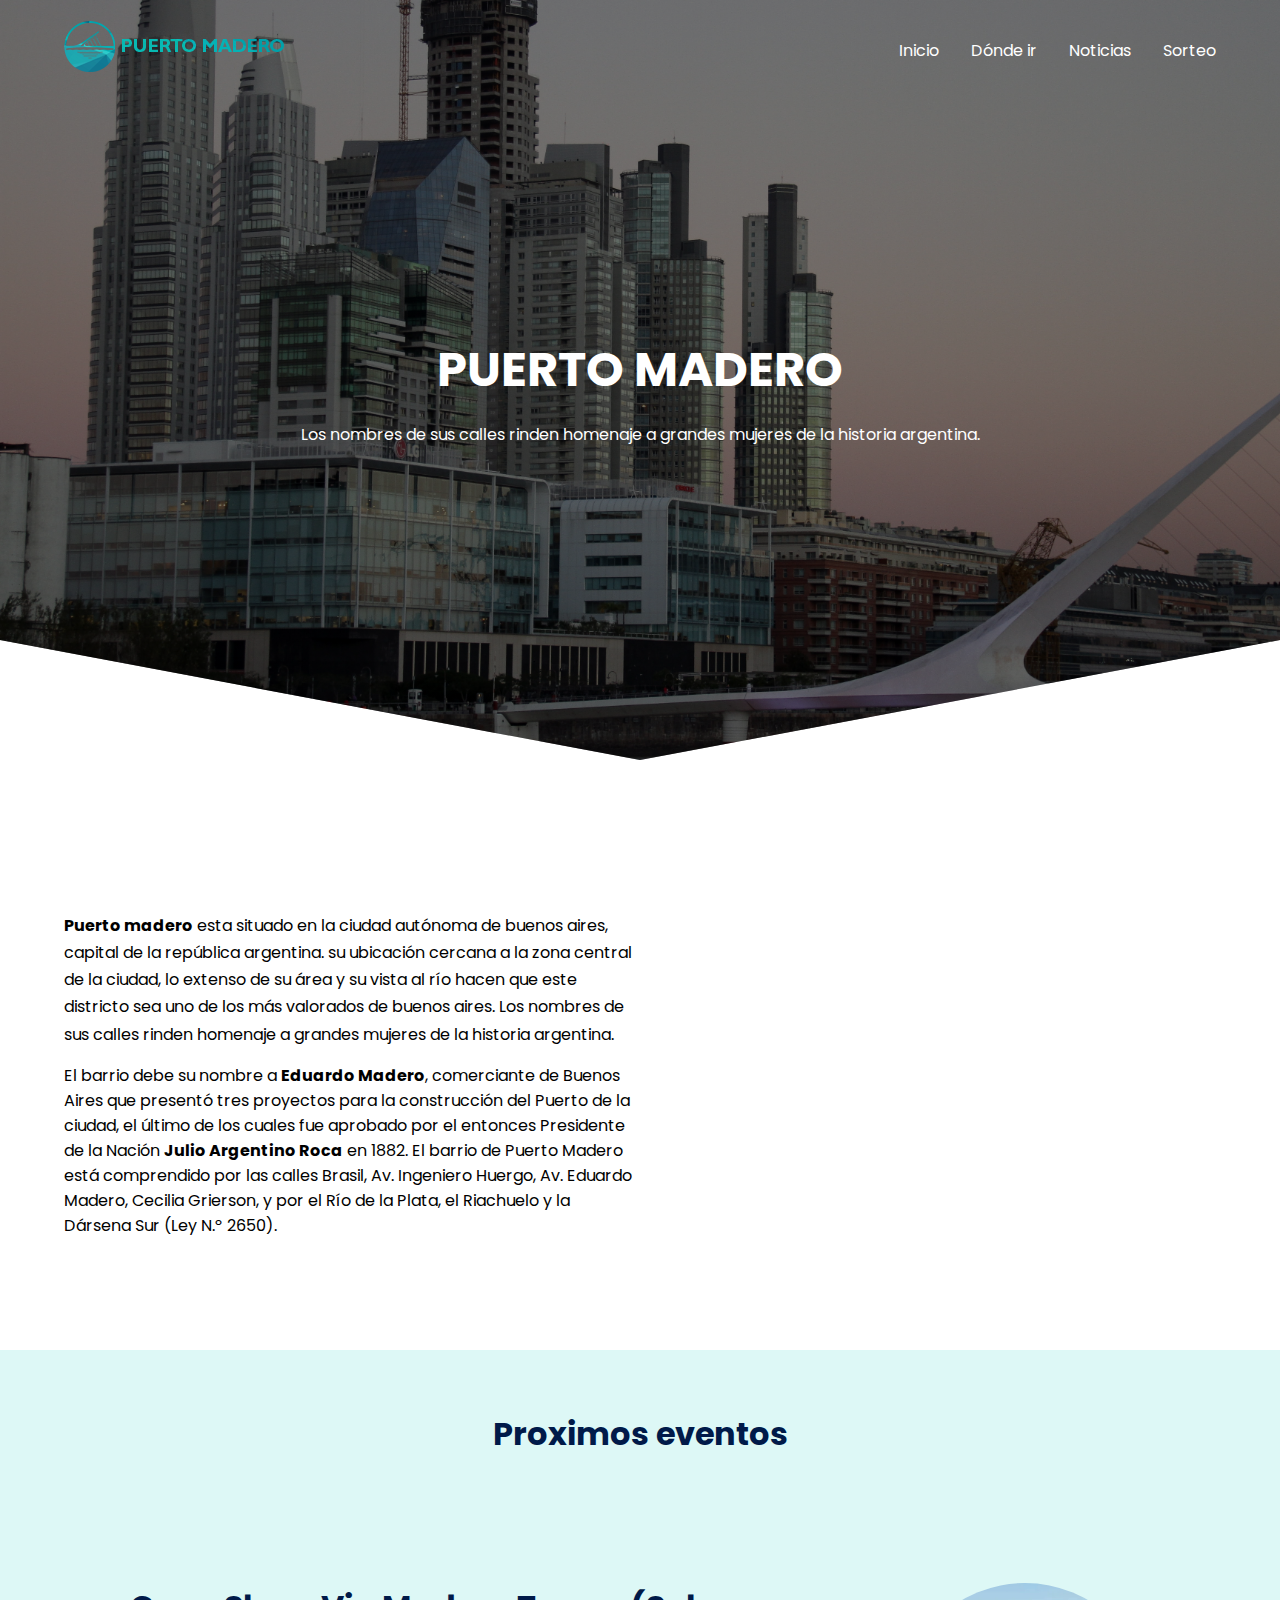
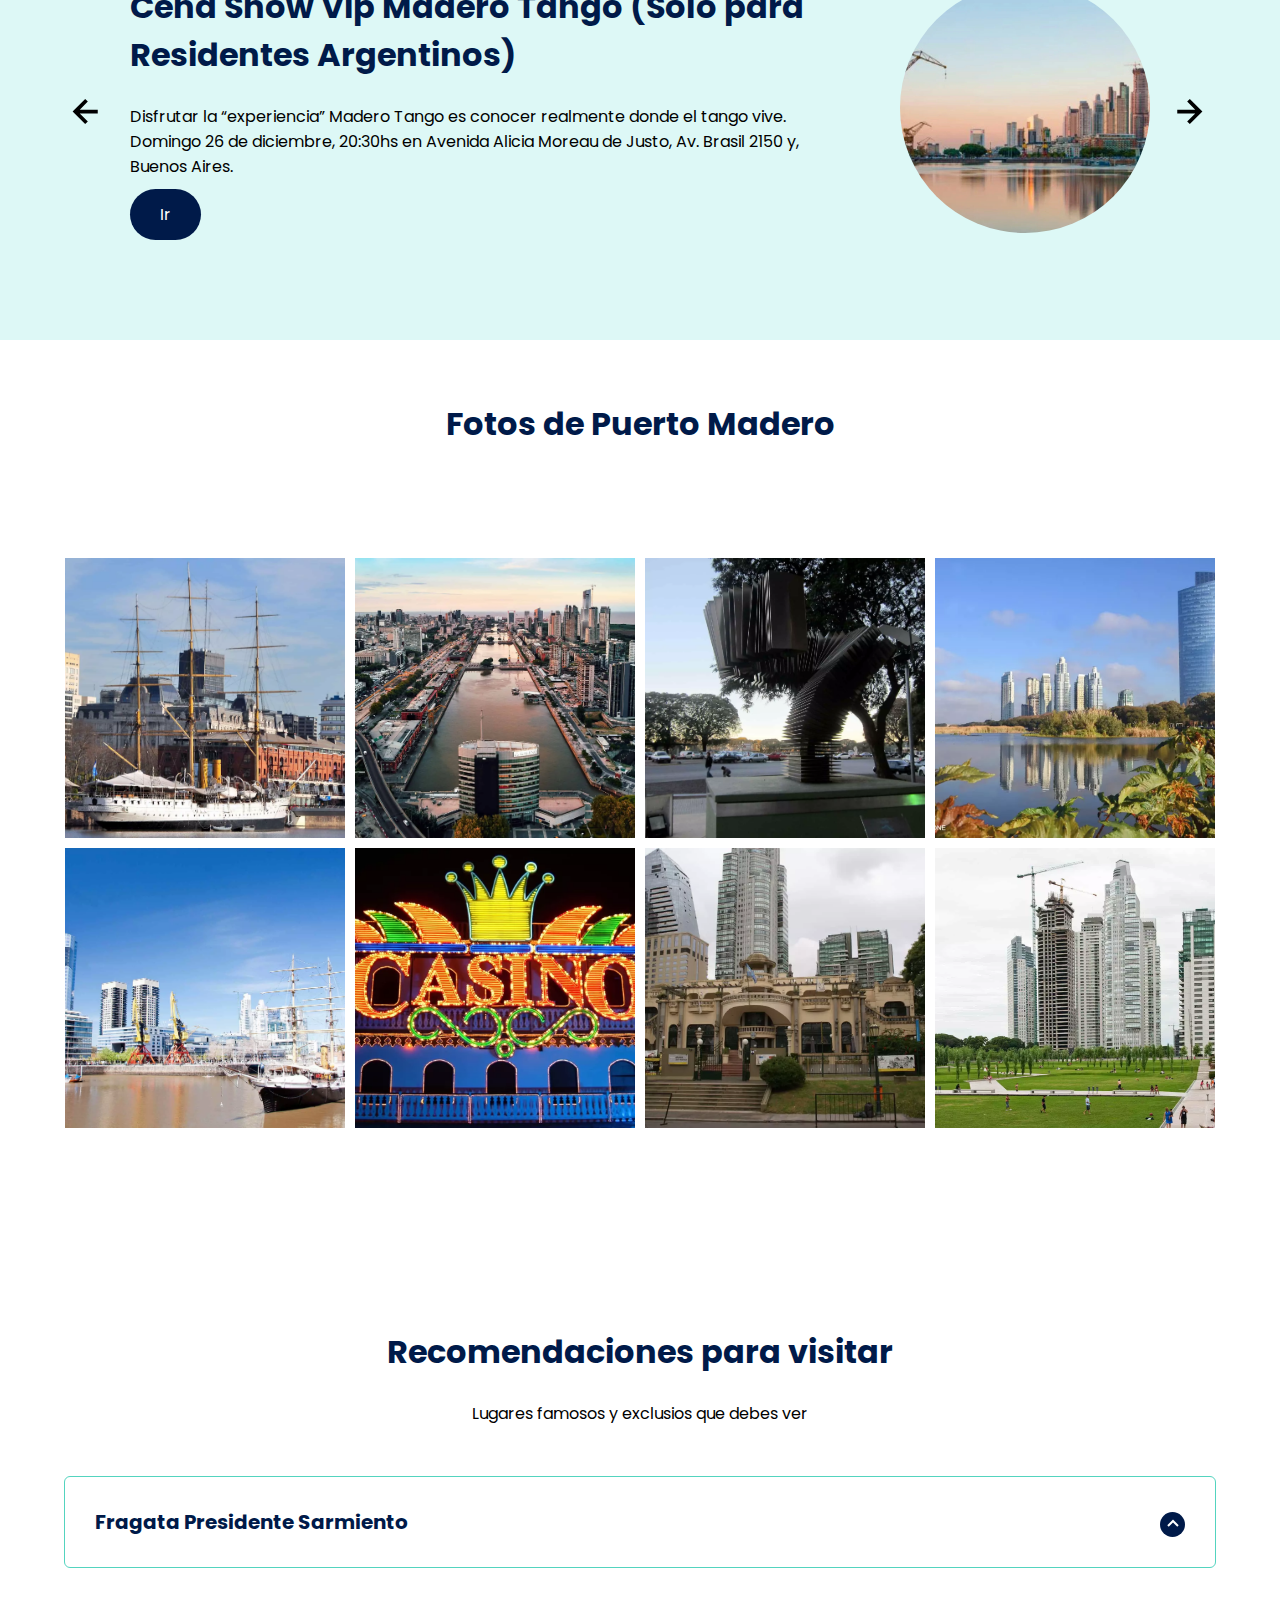
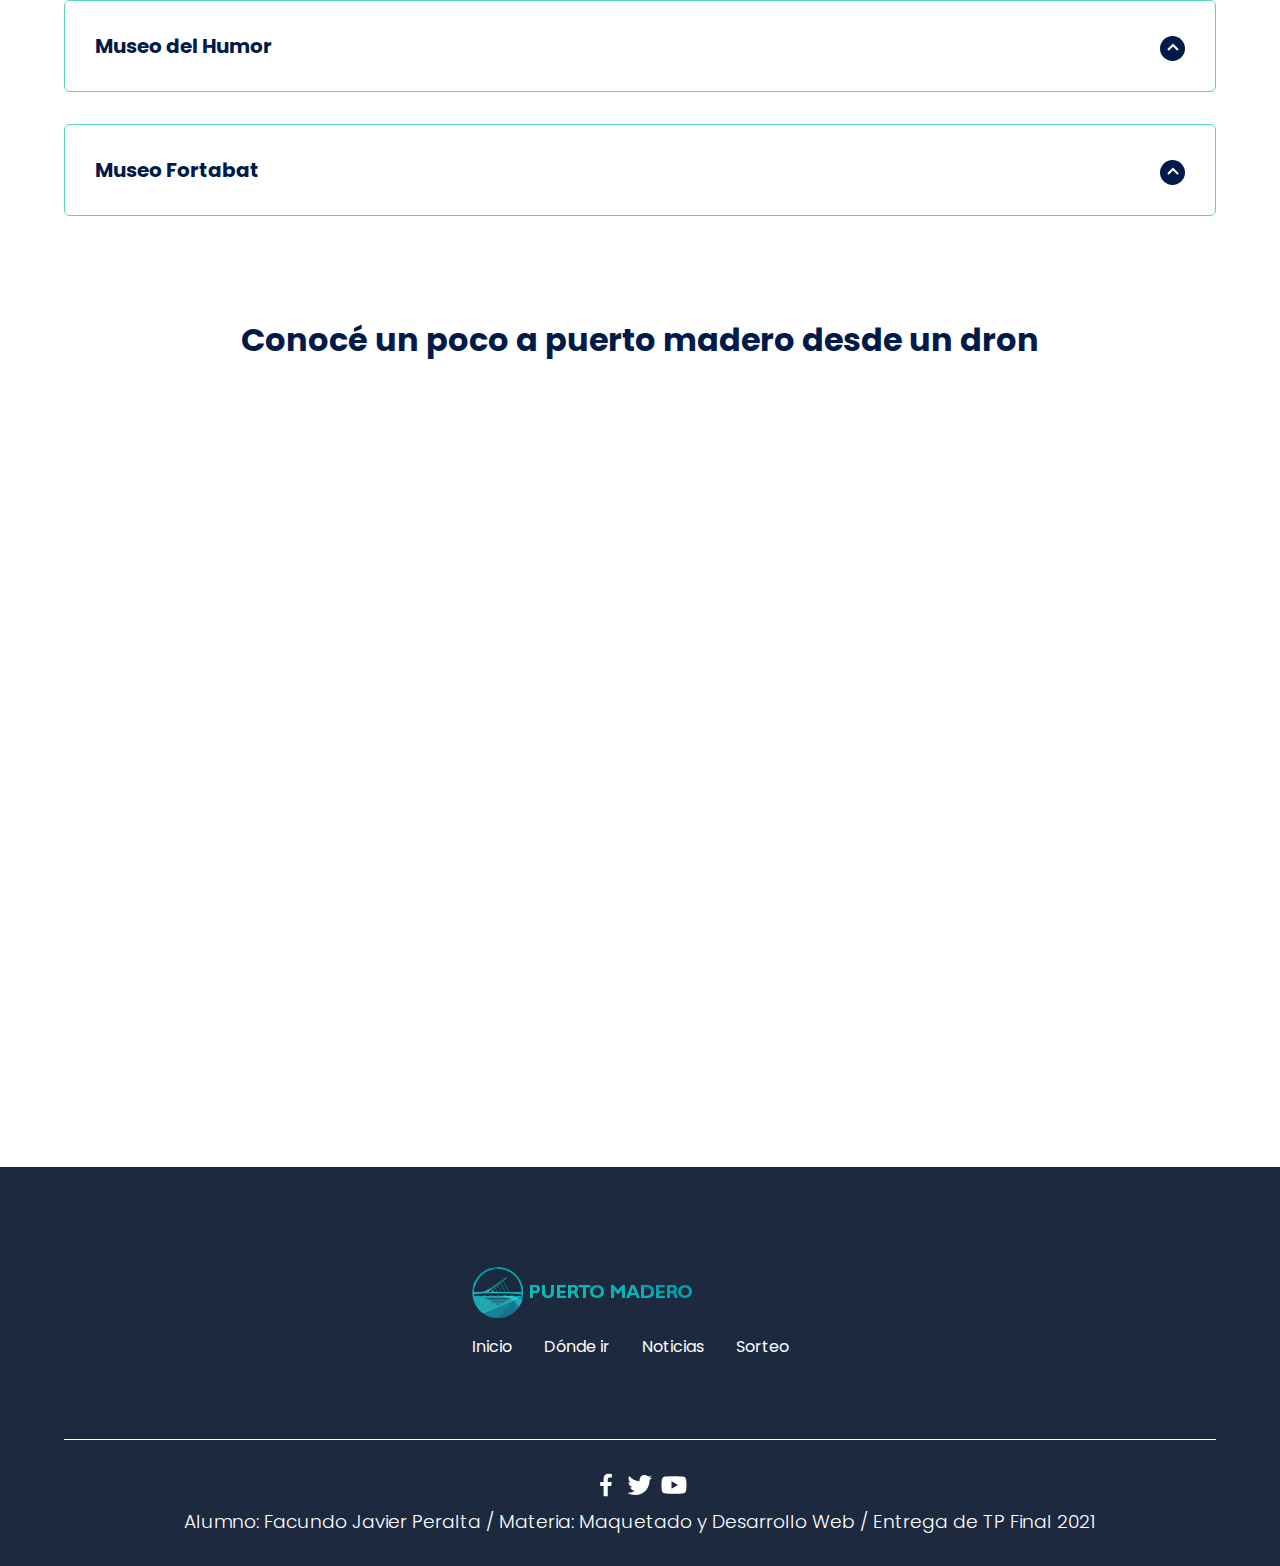
<file: index.html>
<!DOCTYPE html>
<html lang="es">

<head>
    <meta charset="UTF-8">
    <meta http-equiv="X-UA-Compatible" content="IE=edge">
    <meta name="viewport" content="width=device-width, initial-scale=1.0">
    <title>Puerto Madero</title>
    <link rel="shortcut icon" href="assets/images/favicon.png">
    <link rel="stylesheet" href="assets/css/estilos.css">


    <meta name="title" content="Que visitar en puerto madero">
    <meta name="description"
        content="Lugar para informarte que visitar, de eventos y las ultimas noticias sobre puerto madero">

<body>

    <header class="hero">
        <nav class="nav container">
            <div class="nav__logo">
                <img src="assets/images/logo.png" alt="Logo Puerto Madero">
            </div>

            <ul class="nav__link nav__link--menu">
                <li class="nav__items">
                    <a href="index.html" class="nav__links">Inicio</a>
                </li>
                <li class="nav__items">
                    <a href="dondeir.html" class="nav__links">Dónde ir</a>
                </li>
                <li class="nav__items">
                    <a href="noticias.html" class="nav__links">Noticias</a>
                </li>
                <li class="nav__items">
                    <a href="concurso.html" class="nav__links">Sorteo</a>
                </li>

                <img src="assets/images/close.svg" alt="cerrar" class="nav__close">
            </ul>

            <div class="nav__menu">
                <img src="assets/images/menu.svg" alt="menu hamburguesa" class="nav__img">
            </div>
        </nav>

        <section class="hero__container container">
            <h1 class="hero__title">PUERTO MADERO</h1>
            <p class="hero__paragraph">Los nombres de sus calles rinden homenaje a grandes mujeres de la historia argentina.</p>
        </section>
    </header>

    <main>

        <section class="about">
            <div class="about__container container">
                <div class="about__texts">
                    <p class="about__paragraph"><strong>Puerto madero</strong> esta situado en la ciudad autónoma de buenos aires, 
                        capital de la república argentina. su ubicación cercana a la zona central de la ciudad, 
                        lo extenso de su área y su vista al río hacen que este districto sea uno de los más valorados de buenos aires.
                        Los nombres de sus calles rinden homenaje a grandes mujeres de la historia argentina.</p>
                    <p>El barrio debe su nombre a <strong>Eduardo Madero</strong>, comerciante de Buenos Aires que presentó tres proyectos para la construcción del Puerto de la ciudad,
                         el último de los cuales fue aprobado por el entonces Presidente de la Nación <strong>Julio Argentino Roca</strong> en 1882. 
                         El barrio de Puerto Madero está comprendido por las calles Brasil, Av. Ingeniero Huergo, Av. Eduardo Madero, 
                         Cecilia Grierson, y por el Río de la Plata, el Riachuelo y la Dársena Sur (Ley N.º 2650).</p>
                </div>

                <div class="v-responsive">
                    <iframe src="https://www.google.com/maps/embed?pb=!1m18!1m12!1m3!1d26269.006501760246!2d-58.369778452150044!3d-34.61362239922565!2m3!1f0!2f0!3f0!3m2!1i1024!2i768!4f13.1!3m3!1m2!1s0x95a334d9c2d70389%3A0xe7b5e9ee316678f!2sPuerto%20Madero%2C%20CABA!5e0!3m2!1ses-419!2sar!4v1640196006083!5m2!1ses-419!2sar" style="border:0;" allowfullscreen="" loading="lazy"></iframe>
                </div>
            </div>
        </section>

        <section class="events">
            <h2 class="events_title">Proximos eventos</h2>
            <div class="events__container container">
                <img src="assets/images/leftarrow.svg" alt="flechita izquierda" class="events__arrow" id="before">

                <section class="events__body events__body--show" data-id="1">
                    <div class="events__texts">
                        <h2 class="subtitle">Cena Show Vip Madero Tango (Solo para Residentes Argentinos)</h2>
                        <p class="events__review">Disfrutar la “experiencia” Madero Tango es conocer realmente donde el tango vive. 
                            Domingo 26 de diciembre, 20:30hs en Avenida Alicia Moreau de Justo, Av. Brasil 2150 y, Buenos Aires.
                        </p>
                        <a href="https://goo.gl/maps/MNRZJBS2Gv1n59BMA" class="cta">Ir</a>
                    </div>

                    <figure class="events__picture">
                        <img src="assets/images/alquilerpm.webp" alt="Baile de tango" class="events__img">
                    </figure>
                </section>

                <section class="events__body" data-id="2">
                    <div class="events__texts">
                        <h2 class="subtitle">Cena Show Vip Madero Tango (Solo para Residentes Argentinos)</h2>
                        <p class="events__review">Disfrutar la “experiencia” Madero Tango es conocer realmente donde el tango vive. 
                            Domingo 26 de diciembre, 20:30hs en Avenida Alicia Moreau de Justo, Av. Brasil 2150 y, Buenos Aires.
                        </p>
                        <a href="https://goo.gl/maps/MNRZJBS2Gv1n59BMA" class="cta">Ir</a>
                    </div>

                    <figure class="events__picture">
                        <img src="assets/images/tango.webp" alt="Baile de tango" class="events__img">
                    </figure>
                </section>

                <section class="events__body" data-id="3">
                    <div class="events__texts">
                        <h2 class="subtitle">Cena Show Vip Madero Tango (Solo para Residentes Argentinos)</h2>
                        <p class="events__review">Disfrutar la “experiencia” Madero Tango es conocer realmente donde el tango vive. 
                            Domingo 26 de diciembre, 20:30hs en Avenida Alicia Moreau de Justo, Av. Brasil 2150 y, Buenos Aires.
                        </p>
                        <a href="https://goo.gl/maps/MNRZJBS2Gv1n59BMA" class="cta">Ir</a>
                    </div>

                    <figure class="events__picture">
                        <img src="assets/images/portadapm.webp" alt="Baile de tango" class="events__img">
                    </figure>
                </section>

                <section class="events__body" data-id="4">
                    <div class="events__texts">
                        <h2 class="subtitle">Cena Show Vip Madero Tango (Solo para Residentes Argentinos)</h2>
                        <p class="events__review">Disfrutar la “experiencia” Madero Tango es conocer realmente donde el tango vive. 
                            Domingo 26 de diciembre, 20:30hs en Avenida Alicia Moreau de Justo, Av. Brasil 2150 y, Buenos Aires.
                        </p>
                        <a href="https://goo.gl/maps/MNRZJBS2Gv1n59BMA" class="cta">Ir</a>
                    </div>

                    <figure class="events__picture">
                        <img src="assets/images/tango.webp" alt="Baile de tango" class="events__img">
                    </figure>
                </section>


                <img src="assets/images/rightarrow.svg" alt="flechita derecha" class="events__arrow" id="next">
            </div>
        </section>

        <section class="gallery">
            <h2 class="gallery_title">Fotos de Puerto Madero</h2>
            <div class=" gallery-img container">
                <img src="assets/images/galeria/Madero-Fragata-Sarmiento-Enviajes.webp" alt="Fragata Sarmiento">
                <img src="assets/images/galeria/Puerto-Madero-aerea-Enviajes.webp" alt="Los diques de Puerto Madero" >
                <img src="assets/images/galeria/Puerto-Madero-Monumento-Enviajes.webp" alt="Monumento Enviajes" >
                <img src="assets/images/galeria/Puerto-Madero-Reserva-Enviajes.webp" alt="Reserva" >
                <img src="assets/images/galeria/Puerto-Madero-Uruguay-Enviajes.webp" alt="Corbeta Uruguay" >
                <img src="assets/images/galeria/Puerto-Madero-Casino-Enviajes.webp" alt="Casino flotante" >
                <img src="assets/images/galeria/Puerto-Madero-Museo-Enviajes.webp" alt="Museo del humor" >
                <img src="assets/images/galeria/Puerto-Madero-Parque-Enviajes.webp" alt="Parque puerto madero" >
            </div>
        </section>

        <section class="visit container">
            <h2 class="subtitle">Recomendaciones para visitar</h2>
            <p class="visit__paragraph">Lugares famosos y exclusios que debes ver</p>

            <section class="visit__container">
                <article class="visit__padding">
                    <div class="visit__answer">
                        <h3 class="visit__title">Fragata Presidente Sarmiento
                            <span class="visit__arrow">
                                <img src="assets/images/arrow.svg" alt="flecha" class="visit__img">
                            </span>
                        </h3>

                        <p class="visit__show">Una visita a la Fragata Presidente Sarmiento, 
                            es una buena alternativa para interesados en la historia o en la náutica, 
                            correspondiendo al primer buque escuela moderno de Argentina, el cual realizó entre 1897 y 1939, 
                            39 viajes alrededor del mundo, recorriendo un total de 1 100 000 millas marinas.
                            Hoy transformado en un barco museo, permite descubrir cómo era la vida cotidiana de sus tripulantes, 
                            las distintas instalaciones de un buque escuela, incluyendo la sala de maquinas y llamativos objetos 
                            que se fueron coleccionando a lo largo de los años.</p>
                    </div>
                </article>

                <article class="visit__padding">
                    <div class="visit__answer">
                        <h3 class="visit__title">Museo del Humor
                            <span class="visit__arrow">
                                <img src="assets/images/arrow.svg" alt="flecha" class="visit__img">
                            </span>
                        </h3>

                        <p class="visit__show">Una visita, al menos curiosa, para realizar en Puerto Madero, 
                            es al singular Museo del Humor, un lugar que pone en vitrina la historia del humor gráfico argentino, 
                            desde principios del siglo XIX hasta los tiempos actuales.
                            Este museo, si bien hace más sentido, a quienes conocen 
                            los personajes de las distintas historietas argentinas que se exhiben, 
                            no deja ser una interesante alternativa, para aficionados al dibujo y la ilustración. 
                            También marca el final, del Paseo de la Historieta, un recorrido con esculturas de famosas caricaturas, 
                            que pasa también por los barrios de San Telmo y Montserrat.</p>
                    </div>
                </article>

                <article class="visit__padding">
                    <div class="visit__answer">
                        <h3 class="visit__title">Museo Fortabat
                            <span class="visit__arrow">
                                <img src="assets/images/arrow.svg" alt="flecha" class="visit__img">
                            </span>
                        </h3>

                        <p class="visit__show">Este museo inaugurado el 2008, exhibe la colección privada de la ya fallecida empresaria Amalia Lacroze, 
                            quien, a lo largo de su vida, logró reunir una fascinante colección de obras de arte, 
                            incluyendo obras de pintores destacados internacionalmente, como William Turner, Andy Warhol, 
                            Salvador Dalí y Marc Chagall, entre otros; además de objetos del Antiguo Egipto y la Antigua Grecia.
                            El edificio que alberga al museo, es obra del arquitecto uruguayo Rafael Viñoly, una obra considerada como 
                            emblemática dentro la arquitectura argentina contemporánea, teniendo el especial interés de su sistema de iluminación natural, 
                            basado en parasoles de aluminio, que se abren o cierran, según la posición del sol, regulando así la intensidad de la luz natural, 
                            sobre las salas de exposición.</p>
                    </div>

                </article>
            </section>

            <section class="video">
                <h2 class="subtitle">Conocé un poco a puerto madero desde un dron</h2>
                    <div class="v-responsive">
                        <iframe src="https://www.youtube.com/embed/sm4jxTWBHVw" 
                        title="YouTube video player" frameborder="0" allow="picture-in-picture" allowfullscreen></iframe>
                    </div>
            </section>
        </section>
    </main>

    <footer class="footer">
        <section class="footer__container container">
            <nav class="nav nav--footer">
                <img src="assets/images/logo.png" alt="Logo Puerto Madero">

                <ul class="nav__link nav__link--footer">
                    <li class="nav__items">
                        <a href="index.html" class="nav__links">Inicio</a>
                    </li>
                    <li class="nav__items">
                        <a href="dondeir.html" class="nav__links">Dónde ir</a>
                    </li>
                    <li class="nav__items">
                        <a href="noticias.html" class="nav__links">Noticias</a>
                    </li>
                    <li class="nav__items">
                        <a href="sorteo.html" class="nav__links">Sorteo</a>
                    </li>
                </ul>
            </nav>
        </section>

        <section class="footer__copy container">
            <div class="footer__social">
                <a href="#" class="footer__icons"><img src="assets/images/facebook.svg" alt="facebook" class="footer__img"></a>
                <a href="#" class="footer__icons"><img src="assets/images/twitter.svg" alt="twitter" class="footer__img"></a>
                <a href="#" class="footer__icons"><img src="assets/images/youtube.svg" alt="youtube" class="footer__img"></a>
            </div>

            <h3 class="footer__copyright">Alumno: Facundo Javier Peralta / Materia: Maquetado y Desarrollo Web / Entrega de TP Final 2021</h3>
        </section>
    </footer>

    <script src="assets/js/main.js"></script>
</body>

</html>
</file>
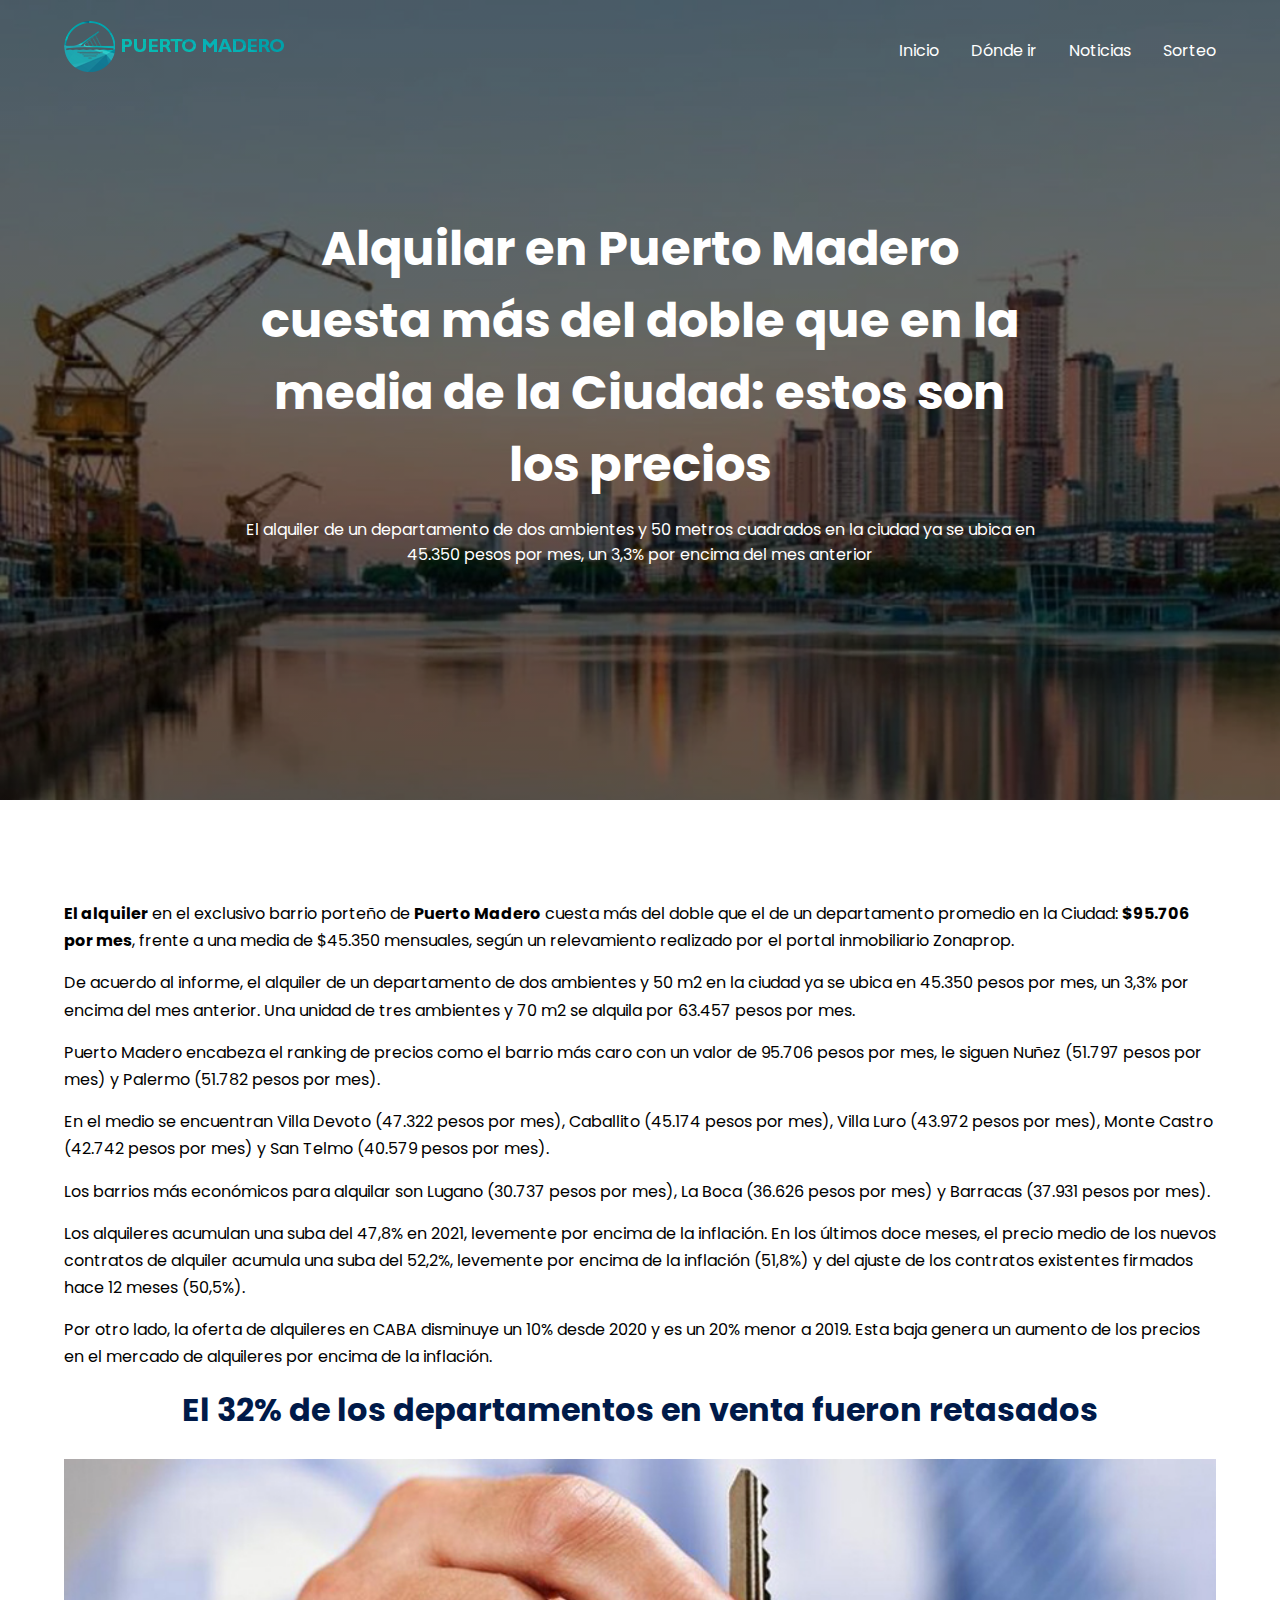
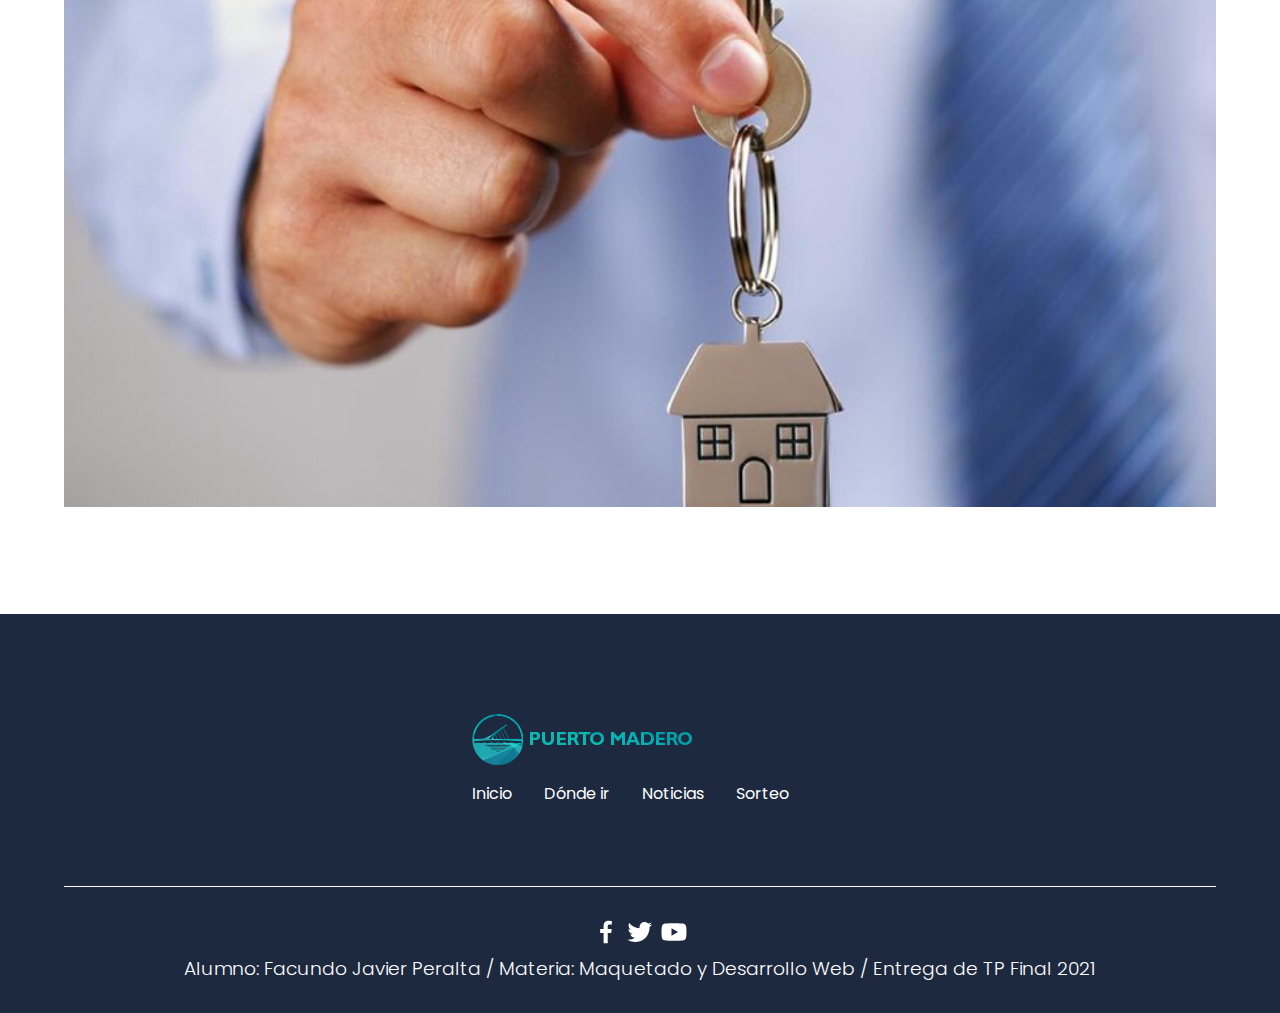
<file: alquiler-en-puerto-madero.html>
<!DOCTYPE html>
<html lang="es">

<head>
    <meta charset="UTF-8">
    <meta http-equiv="X-UA-Compatible" content="IE=edge">
    <meta name="viewport" content="width=device-width, initial-scale=1.0">
    <title>Puerto Madero | Alquier en puerto madero</title>
    <link rel="shortcut icon" href="assets/images/favicon.png">
    <link rel="stylesheet" href="assets/css/estilos.css">


    <meta name="title" content="Que visitar en puerto madero">
    <meta name="description"
        content="Lugar para informarte que visitar, de eventos y las ultimas noticias sobre puerto madero">

<body>

    <header class="hero__alquiler">
        <nav class="nav container">
            <div class="nav__logo">
                <img src="assets/images/logo.png" alt="Logo Puerto Madero">
            </div>

            <ul class="nav__link nav__link--menu">
                <li class="nav__items">
                    <a href="index.html" class="nav__links">Inicio</a>
                </li>
                <li class="nav__items">
                    <a href="dondeir.html" class="nav__links">Dónde ir</a>
                </li>
                <li class="nav__items">
                    <a href="noticias.html" class="nav__links">Noticias</a>
                </li>
                <li class="nav__items">
                    <a href="sorteo.html" class="nav__links">Sorteo</a>
                </li>

                <img src="assets/images/close.svg" alt="cerrar" class="nav__close">
            </ul>

            <div class="nav__menu">
                <img src="assets/images/menu.svg" alt="menu hamburguesa" class="nav__img">
            </div>
        </nav>

        <section class="hero__container container">
            <h1 class="hero__title">Alquilar en Puerto Madero cuesta más del doble que en la media de la Ciudad: estos son los precios</h1>
            <p class="hero__paragraph">El alquiler de un departamento de dos ambientes y 50 metros cuadrados en la ciudad ya se ubica en 45.350 pesos por mes, un 3,3% por encima del mes anterior</p>
        </section>
    </header>

    <main>

        <section class="about">
            <div class="about__container__alquiler container">
                <div class="about__texts">
                    <p class="about__paragraph"><strong>El alquiler</strong> en el exclusivo barrio porteño de <strong>Puerto Madero</strong> cuesta más del doble que el de un 
                        departamento promedio en la Ciudad: <strong>$95.706 por mes</strong>, frente a una media de $45.350 mensuales, 
                        según un relevamiento realizado por el portal inmobiliario Zonaprop. </p>
                    <p class="about__paragraph">De acuerdo al informe, el alquiler de un departamento de dos ambientes y 50 m2 en la ciudad ya se ubica en 45.350 pesos por mes, 
                        un 3,3% por encima del mes anterior. Una unidad de tres ambientes y 70 m2 se alquila por 63.457 pesos por mes.</p>
                    <p class="about__paragraph">Puerto Madero encabeza el ranking de precios como el barrio más caro con un valor de 95.706 pesos por mes, 
                        le siguen Nuñez (51.797 pesos por mes) y Palermo (51.782 pesos por mes).</p>
                    <p class="about__paragraph">En el medio se encuentran Villa Devoto (47.322 pesos por mes), Caballito (45.174 pesos por mes), 
                        Villa Luro (43.972 pesos por mes), Monte Castro (42.742 pesos por mes) y San Telmo (40.579 pesos por mes).</p>
                    <p class="about__paragraph">Los barrios más económicos para alquilar son Lugano (30.737 pesos por mes), La Boca (36.626 pesos por mes) y Barracas (37.931 pesos por mes).</p>
                    <p class="about__paragraph">Los alquileres acumulan una suba del 47,8% en 2021, levemente por encima de la inflación. En los últimos doce meses, 
                        el precio medio de los nuevos contratos de alquiler acumula una suba del 52,2%, levemente por encima de la inflación (51,8%) 
                        y del ajuste de los contratos existentes firmados hace 12 meses (50,5%).</p>
                    <p class="about__paragraph">Por otro lado, la oferta de alquileres en CABA disminuye un 10% desde 2020 y es un 20% menor a 2019. 
                        Esta baja genera un aumento de los precios en el mercado de alquileres por encima de la inflación.</p>
                    <h3 class="subtitle__alquiler">El 32% de los departamentos en venta fueron retasados</h3>
                    <figure class="alquiler__img">
                        <img src="assets/images/5h6lk.webp" alt="llave">
                    </figure>
                </div>
            </div>
        </section>


    </main>

    <footer class="footer">
        <section class="footer__container container">
            <nav class="nav nav--footer">
                <img src="assets/images/logo.png" alt="Logo Puerto Madero">

                <ul class="nav__link nav__link--footer">
                    <li class="nav__items">
                        <a href="index.html" class="nav__links">Inicio</a>
                    </li>
                    <li class="nav__items">
                        <a href="dondeir.html" class="nav__links">Dónde ir</a>
                    </li>
                    <li class="nav__items">
                        <a href="noticias.html" class="nav__links">Noticias</a>
                    </li>
                    <li class="nav__items">
                        <a href="sorteo.html" class="nav__links">Sorteo</a>
                    </li>
                </ul>
            </nav>
        </section>

        <section class="footer__copy container">
            <div class="footer__social">
                <a href="#" class="footer__icons"><img src="assets/images/facebook.svg" alt="facebook" class="footer__img"></a>
                <a href="#" class="footer__icons"><img src="assets/images/twitter.svg" alt="twitter" class="footer__img"></a>
                <a href="#" class="footer__icons"><img src="assets/images/youtube.svg" alt="youtube" class="footer__img"></a>
            </div>

            <h3 class="footer__copyright">Alumno: Facundo Javier Peralta / Materia: Maquetado y Desarrollo Web / Entrega de TP Final 2021</h3>
        </section>
    </footer>

    <script src="assets/js/main.js"></script>
</body>

</html>
</file>
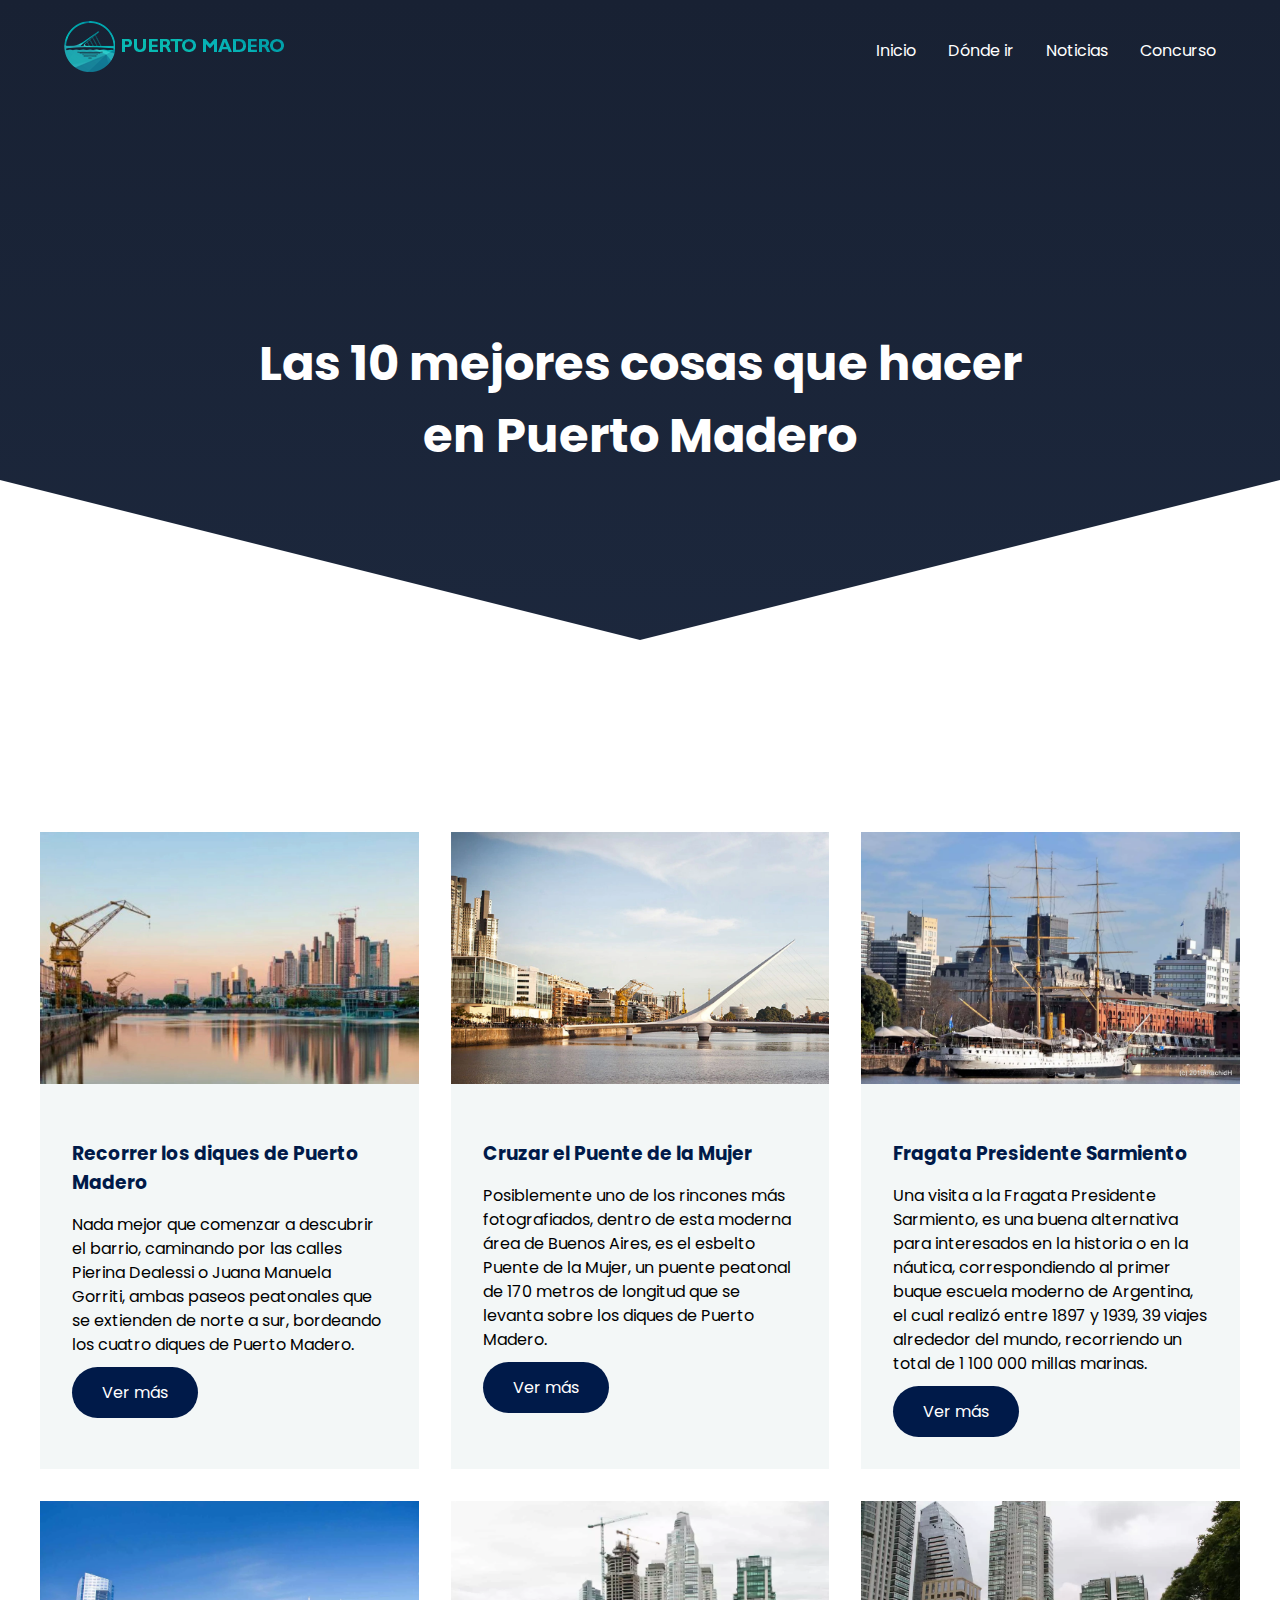
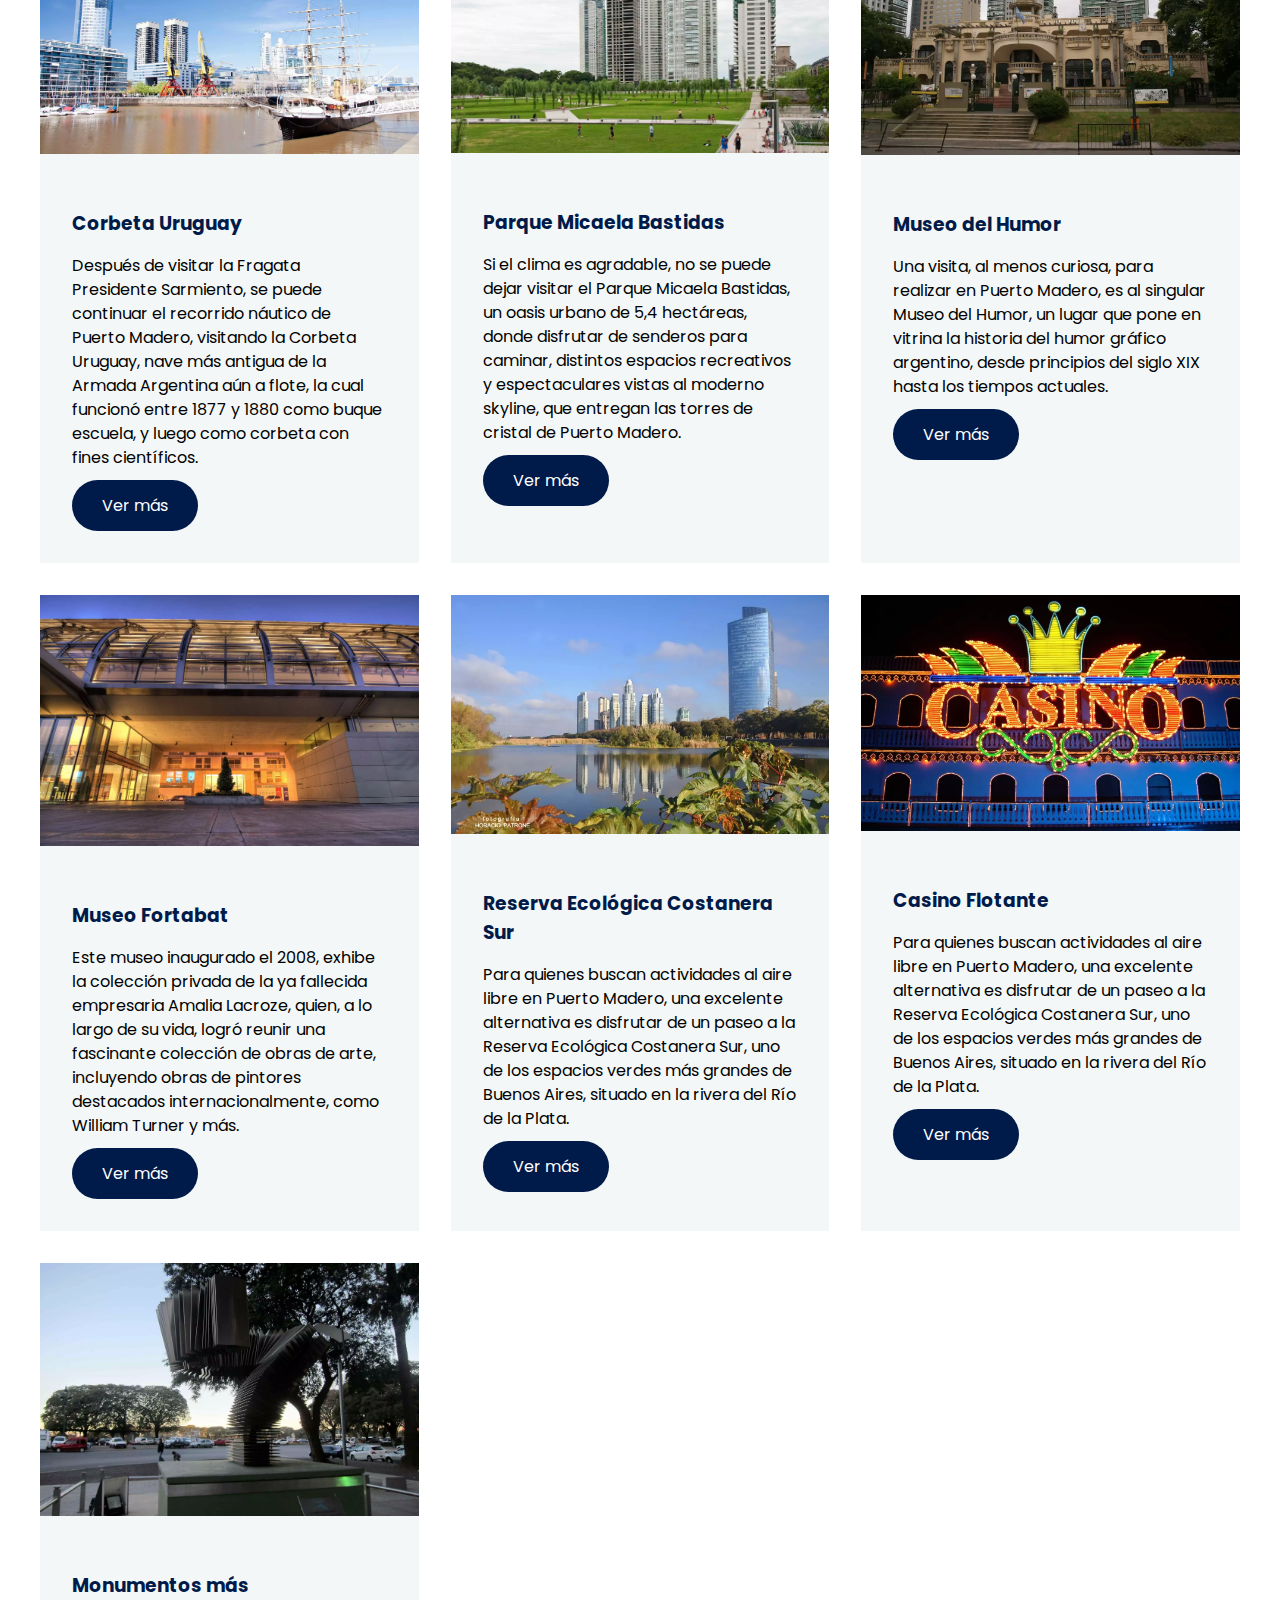
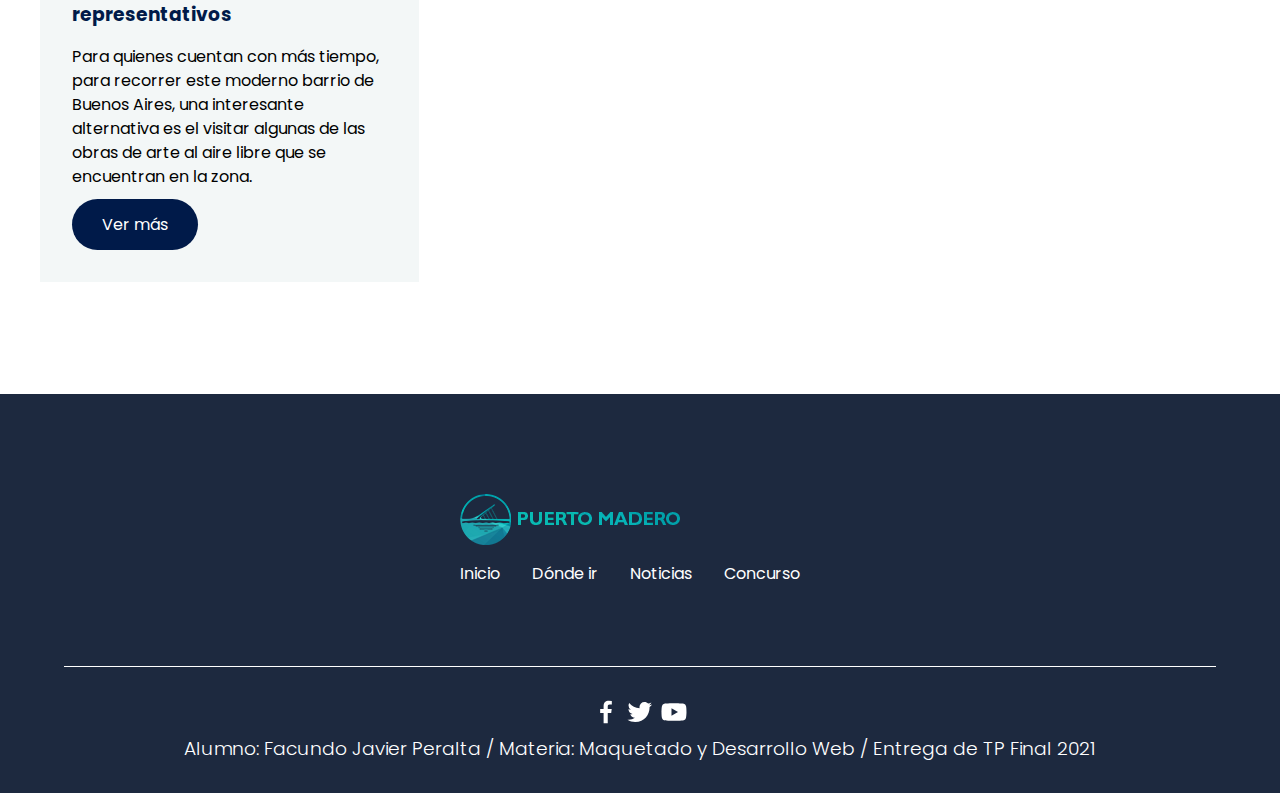
<file: dondeir.html>
<!DOCTYPE html>
<html lang="es">

<head>
    <meta charset="UTF-8">
    <meta http-equiv="X-UA-Compatible" content="IE=edge">
    <meta name="viewport" content="width=device-width, initial-scale=1.0">
    <title>Puerto Madero | Dónde ir</title>
    <link rel="shortcut icon" href="assets/images/favicon.png" type="image/x-icon">
    <link rel="stylesheet" href="assets/css/estilos.css">


    <meta name="title" content="Que visitar en puerto madero">
    <meta name="description"
        content="Lugar para informarte que visitar, de eventos y las ultimas noticias sobre puerto madero">

<body>

    <header class="hero__noticias">
        <nav class="nav container">
            <div class="nav__logo">
                <img src="assets/images/logo.png" alt="Logo Puerto Madero">
            </div>

            <ul class="nav__link nav__link--menu">
                <li class="nav__items">
                    <a href="index.html" class="nav__links">Inicio</a>
                </li>
                <li class="nav__items">
                    <a href="dondeir.html" class="nav__links">Dónde ir</a>
                </li>
                <li class="nav__items">
                    <a href="noticias.html" class="nav__links">Noticias</a>
                </li>
                <li class="nav__items">
                    <a href="concurso.html" class="nav__links">Concurso</a>
                </li>

                <img src="assets/images/close.svg" alt="cerrar" class="nav__close">
            </ul>

            <div class="nav__menu">
                <img src="assets/images/menu.svg" alt="menu hamburguesa" class="nav__img">
            </div>
        </nav>

        <section class="hero__noticias__container container">
            <h1 class="hero__noticias__title">Las 10 mejores cosas que hacer en Puerto Madero</h1>
        </section>
    </header>

    <main>
        <section class="site__container">
            <div class="art__container">
                <article class="art__card">
                    <figure class="art__image">
                        <img src="assets/images/alquilerpm.webp" alt="Alquiler Puerto madero">
                    </figure>
                    <div class="art__content">
                        <h3 class="card__title">Recorrer los diques de Puerto Madero</h3>
                        <p class="card__paragraph">
                            Nada mejor que comenzar a descubrir el barrio, caminando por las calles Pierina Dealessi o Juana Manuela Gorriti, 
                            ambas paseos peatonales que se extienden de norte a sur, bordeando los cuatro diques de Puerto Madero.
                        </p>
                        <a href="#" class="cta btn-modal">Ver más</a>
                    </div>
                </article>

                <!--Ventana Modal-->
                <section class="modal">
                    <div class="modal__container">
                        <img src="assets/images/puerto-madero-puente-mujer.webp" class="modal__img">
                        <h2 class="modal__title">Recorrer los diques de Puerto Madero</h2>
                        <p class="modal__paragraph">Nada mejor que comenzar a descubrir el barrio, 
                            caminando por las calles Pierina Dealessi o Juana Manuela Gorriti, 
                            ambas paseos peatonales que se extienden de norte a sur, bordeando los cuatro diques de Puerto Madero.</p>
                        <p class="modal__paragraph">El recorrido permite apreciar la interesante mezcla entre modernidad e historia que se da en el área, 
                            encontrándose innovadores proyectos de arquitectura, como lo es la Alvear Tower, de más de 215 metros de altura, 
                            con los antiguos docks de ladrillo que servían de bodega al puerto a principios del siglo XX, éstos últimos 
                            hoy restaurados y transformados en lujosos restaurantes, edificios de oficinas y lofts.</p>
                        <a href="#" class="modal__close">Cerrar Modal</a>
                    </div>
                </section>
                <!--Fin de Ventana Modal-->

                <article class="art__card">
                    <figure class="art__image">
                        <img src="assets/images/puerto-madero-puente-mujer.webp" alt="Puente de la mujer">
                    </figure>
                    <div class="art__content">
                        <h3 class="card__title">Cruzar el Puente de la Mujer</h3>
                        <p class="card__paragraph">
                            Posiblemente uno de los rincones más fotografiados, dentro de esta moderna área de Buenos Aires, 
                            es el esbelto Puente de la Mujer, un puente peatonal de 170 metros de longitud que se levanta sobre los diques de Puerto Madero.
                        </p>
                        <a href="#" class="cta">Ver más</a>
                    </div>
                </article>

                <article class="art__card">
                    <figure class="art__image">
                        <img src="assets/images/galeria/Madero-Fragata-Sarmiento-Enviajes.webp" alt="Fragata Sarmiento">
                    </figure>
                    <div class="art__content">
                        <h3 class="card__title">Fragata Presidente Sarmiento</h3>
                        <p class="card__paragraph">
                            Una visita a la Fragata Presidente Sarmiento, es una buena alternativa para interesados en la historia o en la náutica, 
                            correspondiendo al primer buque escuela moderno de Argentina, el cual realizó entre 1897 y 1939, 39 viajes alrededor del mundo, 
                            recorriendo un total de 1 100 000 millas marinas.
                        </p>
                        <a href="#" class="cta">Ver más</a>
                    </div>
                </article>

                <article class="art__card">
                    <figure class="art__image">
                        <img src="assets/images/galeria/Puerto-Madero-Uruguay-Enviajes.webp" alt="Restaurando puente de la mujer">
                    </figure>
                    <div class="art__content">
                        <h3 class="card__title">Corbeta Uruguay</h3>
                        <p class="card__paragraph">
                            Después de visitar la Fragata Presidente Sarmiento, se puede continuar el recorrido náutico de Puerto Madero, 
                            visitando la Corbeta Uruguay, nave más antigua de la Armada Argentina aún a flote, la cual funcionó entre 1877 y 
                            1880 como buque escuela, y luego como corbeta con fines científicos.
                        </p>
                        <a href="#" class="cta">Ver más</a>
                    </div>
                </article>

                <article class="art__card">
                    <figure class="art__image">
                        <img src="assets/images/galeria/Puerto-Madero-Parque-Enviajes.webp" alt="Parque Micaela Bastidas">
                    </figure>
                    <div class="art__content">
                        <h3 class="card__title">Parque Micaela Bastidas</h3>
                        <p class="card__paragraph">
                            Si el clima es agradable, no se puede dejar visitar el Parque Micaela Bastidas, 
                            un oasis urbano de 5,4 hectáreas, donde disfrutar de senderos para caminar, distintos espacios recreativos y 
                            espectaculares vistas al moderno skyline, que entregan las torres de cristal de Puerto Madero.
                        </p>
                        <a href="#" class="cta">Ver más</a>
                    </div>
                </article>

                <article class="art__card">
                    <figure class="art__image">
                        <img src="assets/images/galeria/Puerto-Madero-Museo-Enviajes.webp" alt="Museo del humor">
                    </figure>
                    <div class="art__content">
                        <h3 class="card__title">Museo del Humor</h3>
                        <p class="card__paragraph">
                            Una visita, al menos curiosa, para realizar en Puerto Madero, 
                            es al singular Museo del Humor, un lugar que pone en vitrina la historia del humor gráfico argentino, 
                            desde principios del siglo XIX hasta los tiempos actuales.
                        </p>
                        <a href="#" class="cta">Ver más</a>
                    </div>
                </article>

                <article class="art__card">
                    <figure class="art__image">
                        <img src="assets/images/galeria/Puerto-Madero-Fortabat-Enviajes.webp" alt="Museo Fortabat">
                    </figure>
                    <div class="art__content">
                        <h3 class="card__title">Museo Fortabat</h3>
                        <p class="card__paragraph">
                            Este museo inaugurado el 2008, exhibe la colección privada de la ya fallecida empresaria Amalia Lacroze, quien, 
                            a lo largo de su vida, logró reunir una fascinante colección de obras de arte, 
                            incluyendo obras de pintores destacados internacionalmente, como William Turner y más.
                        </p>
                        <a href="#" class="cta">Ver más</a>
                    </div>
                </article>

                <article class="art__card">
                    <figure class="art__image">
                        <img src="assets/images/galeria/Puerto-Madero-Reserva-Enviajes.webp" alt="Reserva Ecológica Costanera Sur">
                    </figure>
                    <div class="art__content">
                        <h3 class="card__title">Reserva Ecológica Costanera Sur</h3>
                        <p class="card__paragraph">
                            Para quienes buscan actividades al aire libre en Puerto Madero, 
                            una excelente alternativa es disfrutar de un paseo a la Reserva Ecológica Costanera Sur, 
                            uno de los espacios verdes más grandes de Buenos Aires, situado en la rivera del Río de la Plata.
                        </p>
                        <a href="#" class="cta">Ver más</a>
                    </div>
                </article>

                <article class="art__card">
                    <figure class="art__image">
                        <img src="assets/images/galeria/Puerto-Madero-Casino-Enviajes.webp" alt="Casino Flotante">
                    </figure>
                    <div class="art__content">
                        <h3 class="card__title">Casino Flotante</h3>
                        <p class="card__paragraph">
                            Para quienes buscan actividades al aire libre en Puerto Madero, 
                            una excelente alternativa es disfrutar de un paseo a la Reserva Ecológica Costanera Sur, 
                            uno de los espacios verdes más grandes de Buenos Aires, situado en la rivera del Río de la Plata.
                        </p>
                        <a href="#" class="cta">Ver más</a>
                    </div>
                </article>

                <article class="art__card">
                    <figure class="art__image">
                        <img src="assets/images/galeria/Puerto-Madero-Monumento-Enviajes.webp" alt="Monumentos más representativos">
                    </figure>
                    <div class="art__content">
                        <h3 class="card__title">Monumentos más representativos</h3>
                        <p class="card__paragraph">
                            Para quienes cuentan con más tiempo, para recorrer este moderno barrio de Buenos Aires, 
                            una interesante alternativa es el visitar algunas de las obras de arte al aire libre que se encuentran en la zona.
                        </p>
                        <a href="#" class="cta">Ver más</a>
                    </div>
                </article>
            </div>
        </section>    
    </main>

    <footer class="footer">
        <section class="footer__container container">
            <nav class="nav nav--footer">
                <img src="assets/images/logo.png" alt="Logo Puerto Madero">

                <ul class="nav__link nav__link--footer">
                    <li class="nav__items">
                        <a href="#" class="nav__links">Inicio</a>
                    </li>
                    <li class="nav__items">
                        <a href="#" class="nav__links">Dónde ir</a>
                    </li>
                    <li class="nav__items">
                        <a href="#" class="nav__links">Noticias</a>
                    </li>
                    <li class="nav__items">
                        <a href="#" class="nav__links">Concurso</a>
                    </li>
                </ul>
            </nav>
        </section>

        <section class="footer__copy container">
            <div class="footer__social">
                <a href="#" class="footer__icons"><img src="assets/images/facebook.svg" alt="facebook" class="footer__img"></a>
                <a href="#" class="footer__icons"><img src="assets/images/twitter.svg" alt="twitter" class="footer__img"></a>
                <a href="#" class="footer__icons"><img src="assets/images/youtube.svg" alt="youtube" class="footer__img"></a>
            </div>

            <h3 class="footer__copyright">Alumno: Facundo Javier Peralta / Materia: Maquetado y Desarrollo Web / Entrega de TP Final 2021</h3>
        </section>
    </footer>

    <script src="assets/js/main.js"></script>
    <script src="assets/js/modal.js"></script>
</body>

</html>
</file>
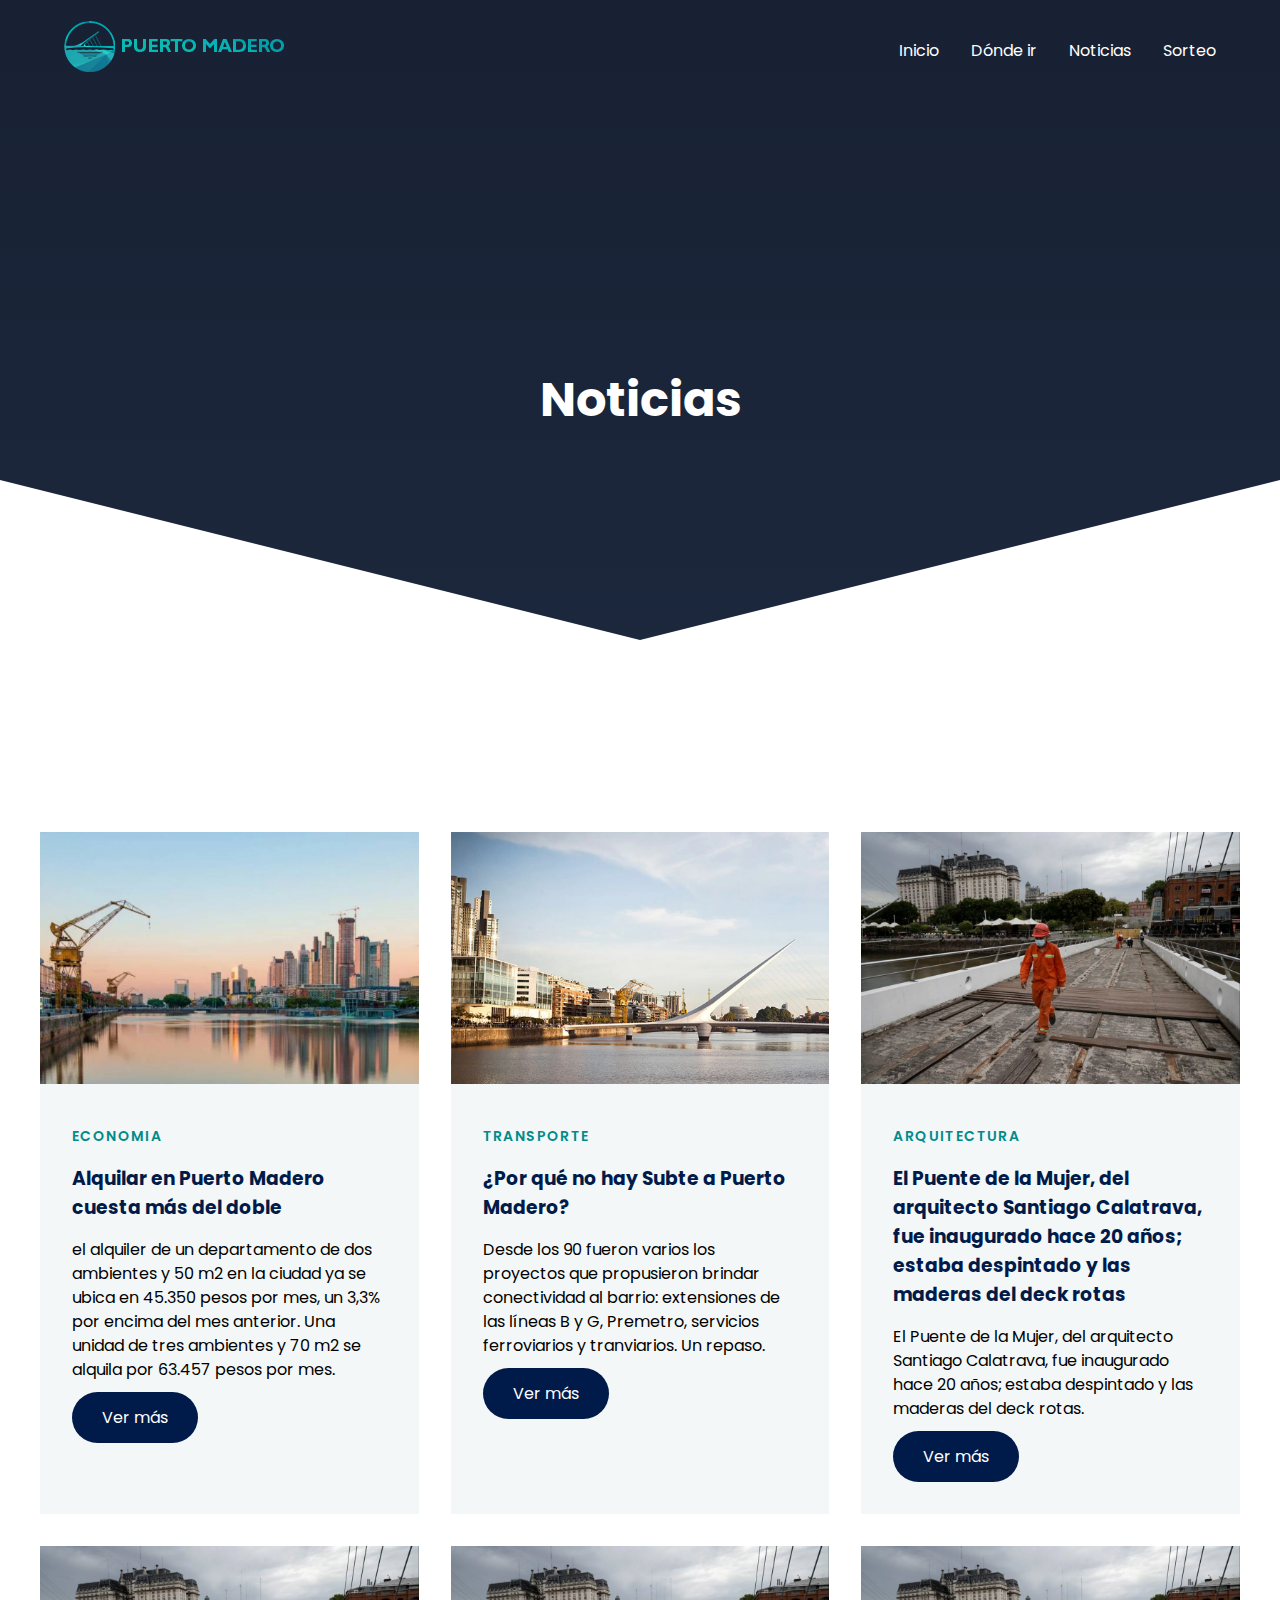
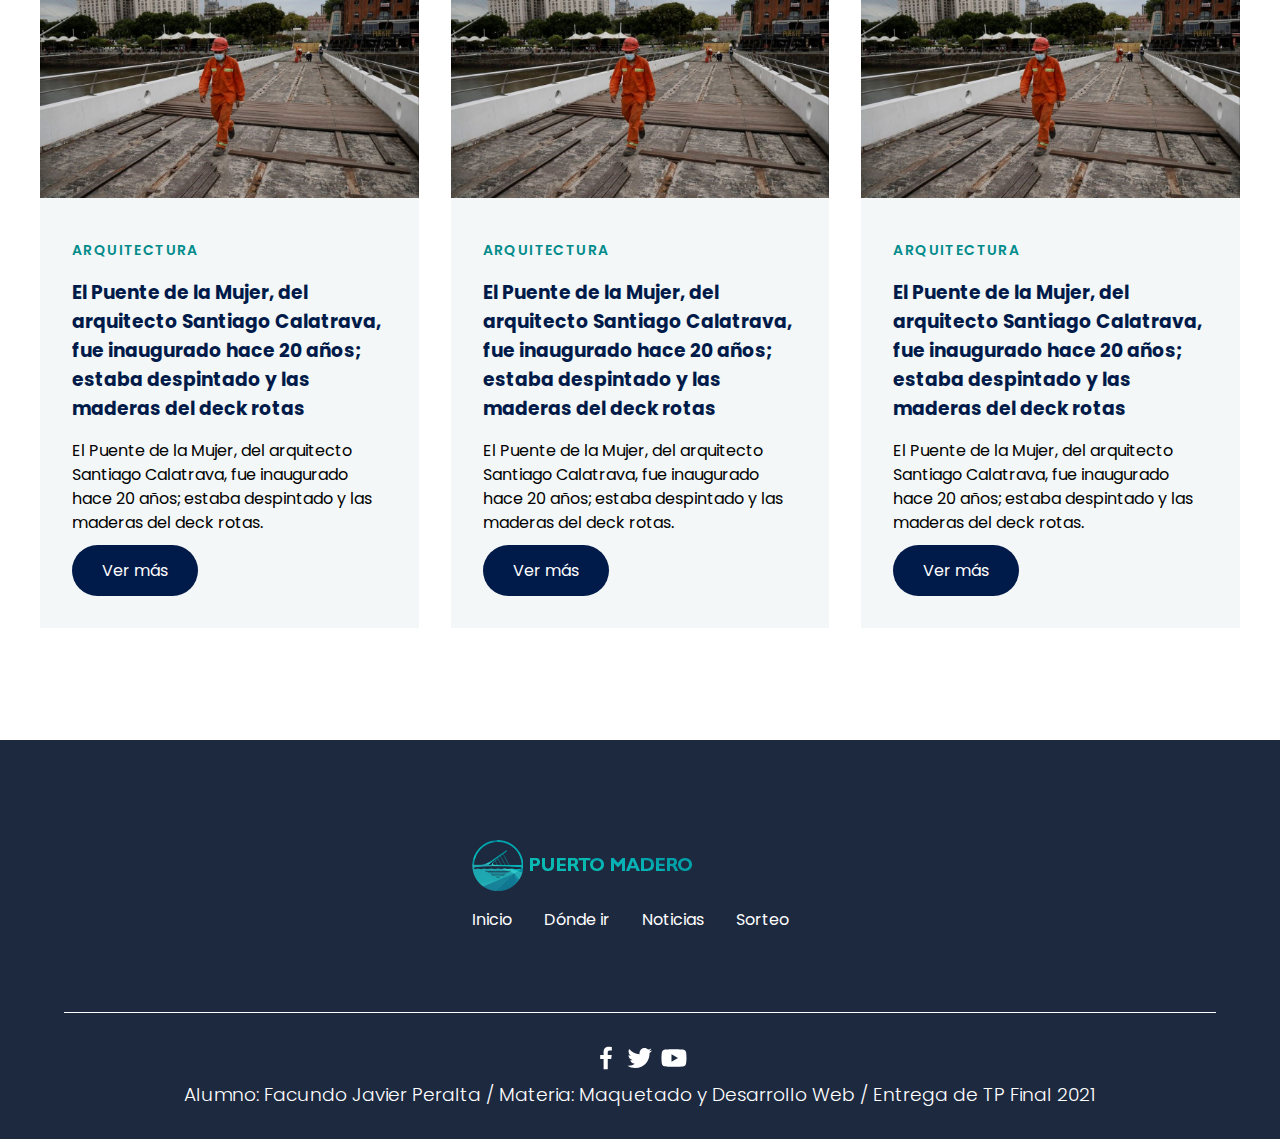
<file: noticias.html>
<!DOCTYPE html>
<html lang="es">

<head>
    <meta charset="UTF-8">
    <meta http-equiv="X-UA-Compatible" content="IE=edge">
    <meta name="viewport" content="width=device-width, initial-scale=1.0">
    <title>Puerto Madero | Noticias</title>
    <link rel="shortcut icon" href="assets/images/favicon.png" type="image/x-icon">
    <link rel="stylesheet" href="assets/css/estilos.css">


    <meta name="title" content="Que visitar en puerto madero">
    <meta name="description"
        content="Lugar para informarte que visitar, de eventos y las ultimas noticias sobre puerto madero">

<body>

    <header class="hero__noticias">
        <nav class="nav container">
            <div class="nav__logo">
                <img src="assets/images/logo.png" alt="Logo Puerto Madero">
            </div>

            <ul class="nav__link nav__link--menu">
                <li class="nav__items">
                    <a href="index.html" class="nav__links">Inicio</a>
                </li>
                <li class="nav__items">
                    <a href="dondeir.html" class="nav__links">Dónde ir</a>
                </li>
                <li class="nav__items">
                    <a href="noticias.html" class="nav__links">Noticias</a>
                </li>
                <li class="nav__items">
                    <a href="sorteo.html" class="nav__links">Sorteo</a>
                </li>

                <img src="assets/images/close.svg" class="nav__close">
            </ul>

            <div class="nav__menu">
                <img src="assets/images/menu.svg" class="nav__img">
            </div>
        </nav>

        <section class="hero__noticias__container container">
            <h1 class="hero__noticias__title">Noticias</h1>
        </section>
    </header>

    <main>
        <section class="site__container">
            <div class="art__container">
                <article class="art__card">
                    <figure class="art__image">
                        <img src="assets/images/alquilerpm.webp" alt="Alquiler Puerto madero">
                    </figure>
                    <div class="art__content">
                        <a href="#" class="card__category">Economia</a>
                        <h3 class="card__title">Alquilar en Puerto Madero cuesta más del doble</h3>
                        <p class="card__paragraph">
                            el alquiler de un departamento de dos ambientes y 50 m2 en la ciudad ya se ubica en 45.350 pesos por mes,
                            un 3,3% por encima del mes anterior. Una unidad de tres ambientes y 70 m2 se alquila por 63.457 pesos por mes.
                        </p>
                        <a href="alquiler-en-puerto-madero.html" class="cta">Ver más</a>
                    </div>
                </article>

                <article class="art__card">
                    <figure class="art__image">
                        <img src="assets/images/puerto-madero-puente-mujer.webp" alt="Puente de la mujer">
                    </figure>
                    <div class="art__content">
                        <a href="#" class="card__category">Transporte</a>
                        <h3 class="card__title">¿Por qué no hay Subte a Puerto Madero?</h3>
                        <p class="card__paragraph">
                            Desde los 90 fueron varios los proyectos que propusieron brindar conectividad al barrio: extensiones de las líneas B y G,
                            Premetro, servicios ferroviarios y tranviarios. Un repaso.
                        </p>
                        <a href="" class="cta">Ver más</a>
                    </div>
                </article>

                <article class="art__card">
                    <figure class="art__image">
                        <img src="assets/images/emblema.webp" alt="Restaurando puente de la mujer">
                    </figure>
                    <div class="art__content">
                        <a href="#" class="card__category">Arquitectura</a>
                        <h3 class="card__title">El Puente de la Mujer, del arquitecto Santiago Calatrava, fue inaugurado hace 20 años; estaba despintado y las maderas del deck rotas</h3>
                        <p class="card__paragraph">
                            El Puente de la Mujer, del arquitecto Santiago Calatrava, fue inaugurado hace 20 años; estaba despintado y las maderas del deck rotas.
                        </p>
                        <a href="" class="cta">Ver más</a>
                    </div>
                </article>

                <article class="art__card">
                    <figure class="art__image">
                        <img src="assets/images/emblema.webp" alt="Restaurando puente de la mujer">
                    </figure>
                    <div class="art__content">
                        <a href="#" class="card__category">Arquitectura</a>
                        <h3 class="card__title">El Puente de la Mujer, del arquitecto Santiago Calatrava, fue inaugurado hace 20 años; estaba despintado y las maderas del deck rotas</h3>
                        <p class="card__paragraph">
                            El Puente de la Mujer, del arquitecto Santiago Calatrava, fue inaugurado hace 20 años; estaba despintado y las maderas del deck rotas.
                        </p>
                        <a href="" class="cta">Ver más</a>
                    </div>
                </article>

                <article class="art__card">
                    <figure class="art__image">
                        <img src="assets/images/emblema.webp" alt="Restaurando puente de la mujer">
                    </figure>
                    <div class="art__content">
                        <a href="#" class="card__category">Arquitectura</a>
                        <h3 class="card__title">El Puente de la Mujer, del arquitecto Santiago Calatrava, fue inaugurado hace 20 años; estaba despintado y las maderas del deck rotas</h3>
                        <p class="card__paragraph">
                            El Puente de la Mujer, del arquitecto Santiago Calatrava, fue inaugurado hace 20 años; estaba despintado y las maderas del deck rotas.
                        </p>
                        <a href="" class="cta">Ver más</a>
                    </div>
                </article>

                <article class="art__card">
                    <figure class="art__image">
                        <img src="assets/images/emblema.webp" alt="Restaurando puente de la mujer">
                    </figure>
                    <div class="art__content">
                        <a href="#" class="card__category">Arquitectura</a>
                        <h3 class="card__title">El Puente de la Mujer, del arquitecto Santiago Calatrava, fue inaugurado hace 20 años; estaba despintado y las maderas del deck rotas</h3>
                        <p class="card__paragraph">
                            El Puente de la Mujer, del arquitecto Santiago Calatrava, fue inaugurado hace 20 años; estaba despintado y las maderas del deck rotas.
                        </p>
                        <a href="" class="cta">Ver más</a>
                    </div>
                </article>
            </div>
        </section>    
    </main>

    <footer class="footer">
        <section class="footer__container container">
            <nav class="nav nav--footer">
                <img src="assets/images/logo.png" alt="Logo Puerto Madero">

                <ul class="nav__link nav__link--footer">
                    <li class="nav__items">
                        <a href="index.html" class="nav__links">Inicio</a>
                    </li>
                    <li class="nav__items">
                        <a href="dondeir.html" class="nav__links">Dónde ir</a>
                    </li>
                    <li class="nav__items">
                        <a href="noticias.html" class="nav__links">Noticias</a>
                    </li>
                    <li class="nav__items">
                        <a href="sorteo.html" class="nav__links">Sorteo</a>
                    </li>
                </ul>
            </nav>
        </section>

        <section class="footer__copy container">
            <div class="footer__social">
                <a href="#" class="footer__icons"><img src="assets/images/facebook.svg" alt="facebook" class="footer__img"></a>
                <a href="#" class="footer__icons"><img src="assets/images/twitter.svg" alt="twitter" class="footer__img"></a>
                <a href="#" class="footer__icons"><img src="assets/images/youtube.svg" alt="youtube" class="footer__img"></a>
            </div>

            <h3 class="footer__copyright">Alumno: Facundo Javier Peralta / Materia: Maquetado y Desarrollo Web / Entrega de TP Final 2021</h3>
        </section>
    </footer>

    <script src="assets/js/main.js"></script>
</body>

</html>
</file>
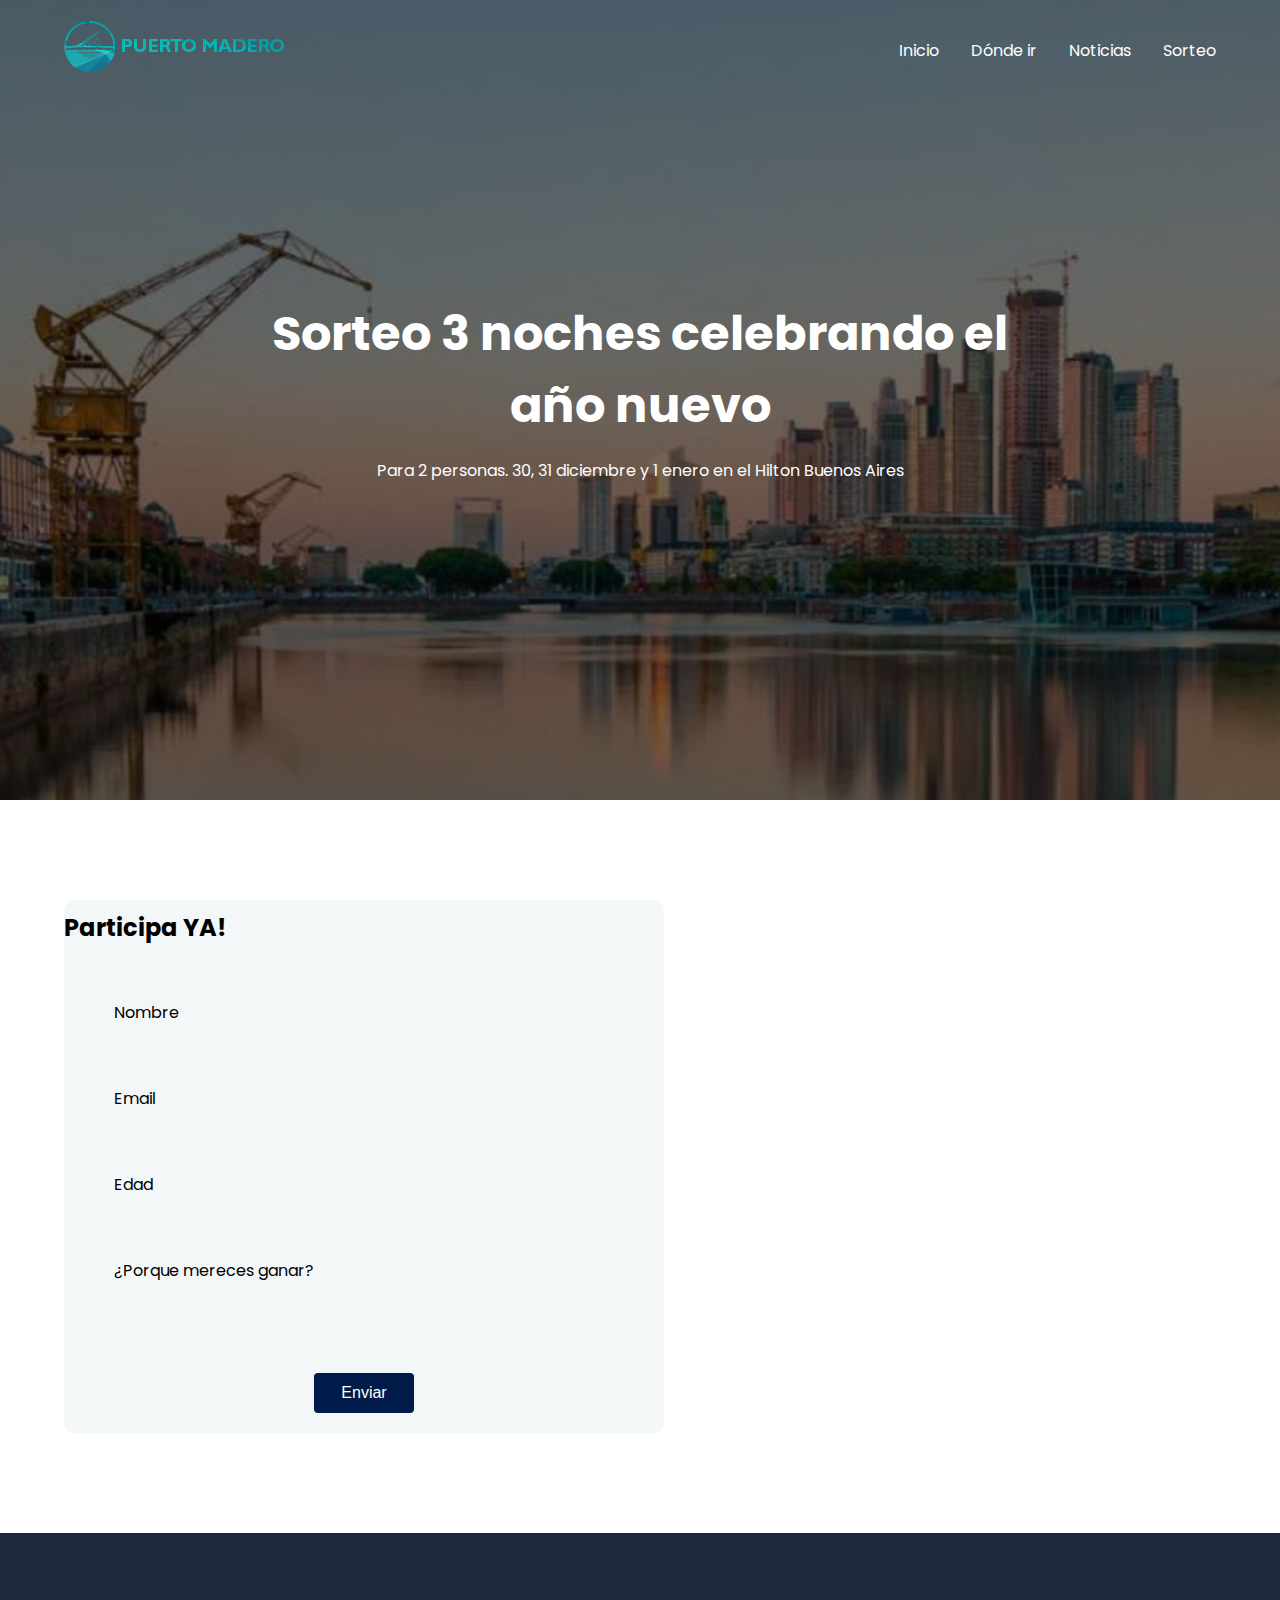
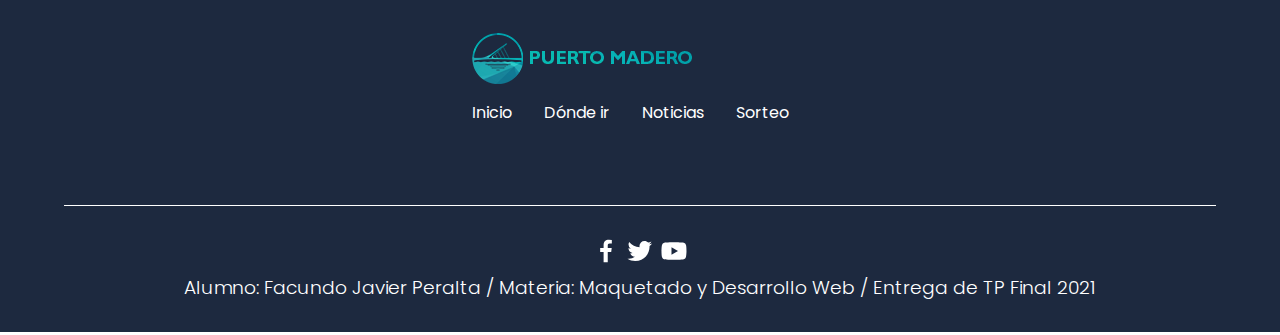
<file: sorteo.html>
<!DOCTYPE html>
<html lang="es">

<head>
    <meta charset="UTF-8">
    <meta http-equiv="X-UA-Compatible" content="IE=edge">
    <meta name="viewport" content="width=device-width, initial-scale=1.0">
    <title>Puerto Madero | Sorteo</title>
    <link rel="shortcut icon" href="assets/images/favicon.png">
    <link rel="stylesheet" href="assets/css/estilos.css">


    <meta name="title" content="Que visitar en puerto madero">
    <meta name="description"
        content="Lugar para informarte que visitar, de eventos y las ultimas noticias sobre puerto madero">

<body>

    <header class="hero__alquiler">
        <nav class="nav container">
            <div class="nav__logo">
                <img src="assets/images/logo.png" alt="Logo Puerto Madero">
            </div>

            <ul class="nav__link nav__link--menu">
                <li class="nav__items">
                    <a href="index.html" class="nav__links">Inicio</a>
                </li>
                <li class="nav__items">
                    <a href="dondeir.html" class="nav__links">Dónde ir</a>
                </li>
                <li class="nav__items">
                    <a href="noticias.html" class="nav__links">Noticias</a>
                </li>
                <li class="nav__items">
                    <a href="sorteo.html" class="nav__links">Sorteo</a>
                </li>

                <img src="assets/images/close.svg" alt="cerrar" class="nav__close">
            </ul>

            <div class="nav__menu">
                <img src="assets/images/menu.svg" alt="menu hamburguesa" class="nav__img">
            </div>
        </nav>

        <section class="hero__container container">
            <h1 class="hero__title">Sorteo 3 noches celebrando el año nuevo</h1>
            <p class="hero__paragraph">Para 2 personas. 30, 31 diciembre y 1 enero en el Hilton Buenos Aires</p>
        </section>
    </header>

    <main>
        <div class="formulario container">
            <form action="procesar.php" >
                <div class="form">
                    <h2 class="subtitle_f">Participa YA!</h2>
                    <div class="grupo">
                        <input type="text" name="nombre" id="" required><span class="barra"></span>
                        <label>Nombre</label>
                    </div>
                    <div class="grupo">
                        <input type="email" name="email" id="" required><span class="barra"></span>
                        <label>Email</label>
                    </div>
                    <div class="grupo">
                        <input type="number" name="edad" id="" required><span class="barra"></span>
                        <label>Edad</label>
                    </div>
                    <div class="grupo">
                        <textarea name="mensaje" id="" rows="3" required></textarea><span class="barra"></span>
                        <label>¿Porque mereces ganar?</label>
                    </div>
                    <button type="submit">Enviar</button>
                </div>
            </form>
        </div>
    </main>

    <footer class="footer">
        <section class="footer__container container">
            <nav class="nav nav--footer">
                <img src="assets/images/logo.png" alt="Logo Puerto Madero">

                <ul class="nav__link nav__link--footer">
                    <li class="nav__items">
                        <a href="index.html" class="nav__links">Inicio</a>
                    </li>
                    <li class="nav__items">
                        <a href="dondeir.html" class="nav__links">Dónde ir</a>
                    </li>
                    <li class="nav__items">
                        <a href="noticias.html" class="nav__links">Noticias</a>
                    </li>
                    <li class="nav__items">
                        <a href="sorteo.html" class="nav__links">Sorteo</a>
                    </li>
                </ul>
            </nav>
        </section>

        <section class="footer__copy container">
            <div class="footer__social">
                <a href="#" class="footer__icons"><img src="assets/images/facebook.svg" alt="facebook" class="footer__img"></a>
                <a href="#" class="footer__icons"><img src="assets/images/twitter.svg" alt="twitter" class="footer__img"></a>
                <a href="#" class="footer__icons"><img src="assets/images/youtube.svg" alt="youtube" class="footer__img"></a>
            </div>

            <h3 class="footer__copyright">Alumno: Facundo Javier Peralta / Materia: Maquetado y Desarrollo Web / Entrega de TP Final 2021</h3>
        </section>
    </footer>

    <script src="assets/js/main.js"></script>
</body>

</html>
</file>
<file: assets/css/estilos.css>
@import url('https://fonts.googleapis.com/css2?family=Poppins:wght@300;400;600;700&display=swap');

:root {
    --padding-container: 100px 0;
    --color-title: #001A49;
}

*{
    margin: 0;
    box-sizing: border-box;
} 

body {
    font-family: 'Poppins', sans-serif;
}

.container {
    width: 90%;
    max-width: 1200px;
    margin: 0 auto;
    overflow: hidden;
    padding: var(--padding-container);
}

.hero {
    width: 100%;
    height: 100vh;
    min-height: 600px;
    max-height: 800px;
    position: relative;
    display: grid;
    grid-template-rows: 100px 1fr;
    color: #fff;
}

.hero::before {
    content: "";
    position: absolute;
    top: 0;
    left: 0;
    width: 100%;
    height: 100%;
    background-image: linear-gradient(180deg, #0000008c 0%, #0000008c 100%), url('/assets/images/portadapm.webp');
    background-size: cover;
    clip-path: polygon(0 0, 100% 0, 100% 80%, 50% 95%, 0 80%);
    z-index: -1;
}


/* Nav */

.nav {
    --padding-container: 0;
    height: 100%;
    display: flex;
    align-items: center;
}

.nav__title {
    font-weight: 300;
}

.nav__link {
    margin-left: auto;
    padding: 0;
    display: grid;
    grid-auto-flow: column;
    grid-auto-columns: max-content;
    gap: 2em;
}

.nav__items {
    list-style: none;
}

.nav__links {
    color: #fff;
    text-decoration: none;
}

.nav__links:hover {
    color: #06b9af;
}

.nav__menu {
    margin-left: auto;
    cursor: pointer;
    display: none;
}

.nav__img {
    display: block;
    width: 30px;
}

.nav__close {
    display: var(--show, none);
}

/* Hero container */

.hero__container {
    max-width: 800px;
    --padding-container: 0;
    display: grid;
    grid-auto-rows: max-content;
    align-content: center;
    gap: 1em;
    padding-bottom: 100px;
    text-align: center;
}

.hero__title {
    font-size: 3rem;
}

.hero__paragraph {
    margin-bottom: 20px;
}

/* About */

.about {
    background-size: 20px 20px;
    background-position: 0 0, 10px 10px;
    overflow: hidden;
}

.about__container{
    display: grid;
    grid-template-columns: 1fr 1fr;
    gap: 1em;
    align-items: center;
}

.subtitle {
    color: var(--color-title);
    font-size: 2rem;
    margin-bottom: 25px;
}

.about__picture{
    max-width: 500px;
}

.about__paragraph{
    line-height: 1.7;
    margin-bottom: 15px;
}

.about__img{
    width: 100%;
    display: block;
}

/* Eventos */

.events{
    background-color: #ddf8f6;
}

.events__container{
    display: grid;
    grid-template-columns: 50px 1fr 50px;
    gap: 1em;
    align-items: center;
}

.events__body{
    display: grid;
    grid-template-columns: 1fr max-content;
    justify-content: space-between;
    align-items: center;
    gap: 2em;
    grid-column: 2/3;
    grid-row: 1/2;
    opacity: 0;
    pointer-events: none;
}


.events_title {
    color: var(--color-title);
    font-size: 2rem;
    margin-bottom: 25px;
    text-align: center;
    padding-top: 60px;
}


.events__body--show{
    pointer-events: unset;
    opacity: 1;
    transition: opacity 1.5s ease-in-out;
}

.events__img{
    width: 250px;
    height: 250px;
    border-radius: 50%;
    object-fit: cover;
    object-position: 50% 30%;
}

.events__texts{
    max-width: 700px;
}

.events__course{
    background-color: royalblue;
    color: #fff;
    display: inline-block;
    padding: 5px;
}

.events__arrow{
    width: 90%;
    cursor: pointer;
}

.cta {
    display: inline-block;
    background-color: var(--color-title);
    justify-self: center;
    color: #fff;
    text-decoration: none;
    padding: 13px 30px;
    border-radius: 32px;
    margin-top: 10px;
}


/* Galeria*/

.gallery-img {
    justify-content: center;
    align-items: center;
    margin-top: 10px;
    width: 100%;
    display: grid;
    grid-template-columns: repeat(auto-fill,minmax(280px,280px));
    column-gap: 10px;
    row-gap: 10px;
}

.gallery img {
    width: 280px;
    height: 280px;
    object-fit: cover;
    object-position: center;
}

.gallery_title {
    color: var(--color-title);
    font-size: 2rem;
    text-align: center;
    padding-top: 60px;
}

/* Visitar */

.visit{
    text-align: center;
}

.visit__container{
    display: grid;
    gap: 2em;
    padding-top: 50px;
    padding-bottom: 100px;
}

.visit__padding{
    padding: 0;
    transition: padding .3s;
    border: 1px solid #54d4bf;
    border-radius: 6px;
}

.visit__padding--add{
    padding-bottom: 30px;
}

.visit__answer{
    padding: 0 30px 0;
    overflow: hidden;
}

.visit__title{
    text-align: left;
    display: flex;
    font-size: 20px;
    padding: 30px 0 30px;
    cursor: pointer;
    color: var(--color-title);
    justify-content: space-between;
}

.visit__arrow{
    border-radius: 50%;
    background-color: var(--color-title);
    width: 25px;
    height: 25px;
    display: flex;
    justify-content: center;
    align-items: center;
    align-self: flex-end;
    margin-left: 10px;
    transition:  transform .3s;
}

.visit__arrow--rotate{
    transform: rotate(180deg);
}

.visit__show{
    text-align: left;
    height: 0;
    transition: height .3s;
}

.visit__img{
    display: block;
}

.visit__copy{
    width: 60%;
    margin: 0 auto;
    margin-bottom: 30px;
}

/* Video */

.v-responsive {
	height: 0;
	overflow: hidden;
	padding-bottom: 56.25%;
	padding-top: 30px;
	position: relative;
}

.v-responsive iframe, .v-responsive object, .v-responsive embed {
	height: 100%;
	left: 0;
	position: absolute;
	top: 0;
	width: 100%;
}
    
/* Footer */

.footer{
    background-color: #1D293F;
}

.footer__container{
    display: flex;
    justify-content: center;
    align-items: center;
    border-bottom: 1px solid #fff;
    padding-bottom: 60px;
}

.nav--footer{
    padding-bottom: 20px;
    display: grid;
    gap: 1em;
    grid-auto-flow: row;
    height: 100%;
}

.nav__link--footer{
    display: flex;
    margin: 0;
    margin-right: 20px;
    flex-wrap: wrap;
}

.footer__copy{
    --padding-container: 30px 0;
    text-align: center;
    color: #fff;
}

.footer__copyright{
    font-weight: 300;
}

.footer__icons{
    margin-bottom: 10px;
}

.footer__img{
    width: 30px;
    
}


/*--------- Noticias.html ----------*/

/* Hero container */

.hero__noticias {
    width: 100%;
    height: 100vh;
    min-height: 600px;
    max-height: 800px;
    position: relative;
    display: grid;
    grid-template-rows: 100px 1fr;
    color: #fff;
}

.hero__noticias::before {
    content: "";
    position: absolute;
    top: 0;
    left: 0;
    width: 100%;
    height: 100%;
    background-image: linear-gradient(180deg, #182133 0%, #1D293F 100%);
    background-size: cover;
    clip-path: polygon(0 0, 100% 0, 100% 60%, 50% 80%, 0 60%);
    z-index: -1;
}

.hero__noticias__container {
    max-width: 800px;
    --padding-container: 0;
    display: grid;
    grid-auto-rows: max-content;
    align-content: center;
    gap: 1em;
    padding-bottom: 100px;
    text-align: center;
}

.hero__noticias__title {
    font-size: 3rem;
}

/* Noticias */

.site__container {
    margin: 2rem auto;
    max-width: 1200px;
    padding-bottom: 80px;
}

.art__container {
    display: grid;
    grid-template-columns: repeat(auto-fill, minmax(280px, 1fr));
    gap: 2rem;
    
}

.art__image {
    margin: 0;
    padding: 0;
    overflow: hidden;
}

.art__image img {
    max-width: 100%;
    height: auto;
}

.art__card {
    background: rgb(243, 247, 247);
    transition: 0.3s;
}

.art__card:hover {
    box-shadow: 0 4px 20px 0 rgba(34,68,123,0.2);
}

.art__content {
    padding: 2rem;
}

.art__content .card__category {
    font-size: 0.875rem;
    text-transform: uppercase;
    letter-spacing: 0.1em;
    font-weight: 600;
    color:darkcyan;
    text-decoration: none;
}

.art__content .card__title {
    margin: 1rem 0;
    color: var(--color-title);
}

.art__content .card__paragraph {
    font-size: 1rem;
    line-height: 1.5rem;
    color: var(--color-price);
    margin: 0;
}


/* Modal */

.modal{
    position: fixed;
    top: 0;
    left: 0;
    right: 0;
    bottom: 0;
    background-color: #111111bd;
    display: flex;
    opacity: 0;
    pointer-events: none;
    transition: opacity .6s .9s;
    --transform: translateY(-100vh);
    --transition: transform .8s;
}

.modal--show{
    opacity: 1;
    pointer-events: unset;
    transition: opacity .6s;
    --transform: translateY(0);
    --transition: transform .8s .8s;
}

.modal__container{
    margin: auto;
    width: 90%;
    max-width: 600px;
    max-height: 90%;
    background-color: #fff;
    border-radius: 6px;
    padding: 3em 2.5em;
    display: grid;
    gap: 1em;
    place-items: center;
    grid-auto-columns: 100%;
    transform: var(--transform);
    transition:var(--transition);
    overflow-y: auto;
}

.modal__title{
    font-size: 2.5rem;
}

.modal__paragraph{
    margin-bottom: 10px;
}

.modal__img{
    width: 90%;
    max-width: 800px;
}

.modal__close{
    text-decoration: none;
    color: #fff;
    background-color: var(--color-title);
    padding: 1em 3em;
    border: 1px solid ;
    border-radius: 6px;
    display: inline-block;
    font-weight: 300;
    transition: background-color .3s;
}

.modal__close:hover{
    color: var(--color-title);
    background-color: #fff;
}

/* Alquiler puerto madero*/

.hero__alquiler {
    width: 100%;
    height: 100vh;
    min-height: 600px;
    max-height: 800px;
    position: relative;
    display: grid;
    grid-template-rows: 100px 1fr;
    color: #fff;
}

.hero__alquiler::before {
    content: "";
    position: absolute;
    top: 0;
    left: 0;
    width: 100%;
    height: 100%;
    background-image: linear-gradient(180deg, #0000008c 0%, #0000008c 100%), url('/assets/images/alquilerpm.webp');
    background-size: cover;
    z-index: -1;
}

.about {
    background-size: 20px 20px;
    background-position: 0 0, 10px 10px;
    overflow: hidden;
}

.about__container__alquiler{
    display: flex;
    align-items: center;
}

.subtitle__alquiler {
    color: var(--color-title);
    font-size: 2rem;
    margin-bottom: 25px;
    text-align: center;
}

.about__paragraph{
    line-height: 1.7;
    margin-bottom: 15px;
}

.alquiler__img img {
    width: 100%;
}


/* Formulario */

form{
    display: flex;
    justify-content: center;
    align-items: center;
    background: rgb(243, 247, 247);
    width: 600px;
    padding: 10px 0;
    border-radius: 10px;
    box-shadow: 0 0 6px 0 rgba(255, 255, 255, 0.8);
}

.form{
    width: 100%;
    margin: auto;
}

form .grupo{
    position: relative;
    margin: 45px;
}

input, textarea{
    background: none;
    color:#c6c6c6;
    font-size: 18px;
    padding: 10px 10px 10px 5px;
    display: block;
    width: 100%;
    border:none;
    border-bottom: 1px solid var(--colorTextos);
    resize: none;
}

input:focus,textarea:focus{
    outline: none;
    color: rgb(94,93,93);
}

input:focus~label, 
input:valid~label, 
textarea:focus~label, textarea:valid~label{
    position: absolute;
    top: -14px;
    font-size: 12px;
    color: #2196F3;
}

label{
    color: var(--colorTextos);
    font-size: 16px;
    position: absolute;
    left: 5px;
    top:10px;
    transition: 0.5s ease all;
    pointer-events: none;
}


input:focus~.barra::before, textarea:focus~.barra::before{
    width: 100%;
}
.barra{
    position: relative;
    display: block;
    width: 100%;
}
.barra::before{
    content: '';
    height: 2px;
    width: 0%;
    bottom: 0;
    position: absolute;
    background: linear-gradient(to right, #03bdbd, #0bacdd);
    transition: 0.3s ease all;
    left: 0%;
}
button{
    background: var(--color-title);
    display: block;
    width: 100px;
    height: 40px;
    border:none;
    color:#fff; 
    border-radius: 4px;
    font-size: 16px;
    margin: 10px auto;
    cursor: pointer;
}

/* Media queries */

@media (max-width:800px){
    .nav__menu{
        display: block;
    }

    .nav__link--menu{
        position: fixed;
        background-color: #000;
        top: 0;
        left: 0;
        height: 100%;
        width: 100%;
        display: flex;
        flex-direction: column;
        justify-content: space-evenly;
        align-items: center;
        z-index: 100;
        opacity: 0;
        pointer-events: none;
        transition: .7s opacity;
    }

    .nav__link--show{
        --show: block;
        opacity:1 ;
        pointer-events: unset;
    }

    .nav__close{
        position: absolute;
        top: 30px;
        right: 30px;
        width: 30px;
        cursor: pointer;
    }

    .hero__title{
        font-size: 2.5rem;
    }

    .hero__noticias__title{
        font-size: 2.5rem;
    }

    .about__container{
        grid-template-columns: 1fr;
        grid-template-rows: max-content 1fr;
        gap: 3em;
        text-align: center;
    }

    .about__picture{
        grid-row: 1/2;
        justify-self: center;
    }

    .events__container{
        grid-template-columns: 30px 1fr 30px;
    }

    .events__body{
        grid-template-columns: 1fr;
        grid-template-rows: max-content max-content;
        gap: 3em;
        justify-items:center ;
    }


    .events__img{
        width: 200px;
        height: 200px;
        
    }

    .visit__copy{
        width: 100%;
    }

    .footer__container{
        flex-wrap: wrap;
    }

    .nav--footer{
        width: 100%;
        justify-items: center;
    }

    .nav__link--footer{
        width: 100%;
        justify-content: space-evenly;
        margin: 0;
    }

    .modal__container{
        padding: 2em 1.5em;
    }

    .modal__title{
        font-size: 2rem;
    }

    form{
        width: 90%;
    }

    .footer__form{
        width: 100%;
        justify-content: space-evenly;
    }

    .footer__input{
        flex: 1;
    }

}

@media (max-width:600px){
    .hero__title{
        font-size: 2rem;
    }

    .hero__noticias__title{
        font-size: 2.5rem;
    }

    .hero__paragraph{
        font-size: 1rem;
    }

    .subtitle{
        font-size: 1.8rem;
    }

    .card__element{
        width: 90%;
    }

    .card__price{
        font-size: 2rem;
    }

    .events{
        --padding-container: 60px 0;
    }

    .events__container{
        grid-template-columns: 28px 1fr 28px;
        gap: .9em;
    }

    .events__arrow{
        width: 100%;
    }

    .events__course{
        margin-top: 15px;
    }

    .visit__title{
        font-size: 1rem;
    }

    .footer__title{
        justify-self: start;
        margin-bottom: 15px;
    }

    .nav--footer{
        padding-bottom: 60px;
    }

    .nav__link--footer{
        justify-content: space-between;
    }

    form{
        width: 90%;
    }

    .footer__inputs{
        flex-wrap: wrap;
    }

    .footer__input{
        flex-basis: 100%;
        margin: 0;
        margin-bottom: 16px;
    }

    .footer__submit{
        margin-right: auto;
        margin-left: 0;
        

        /* 
        margin:0;
        width: 100%;
        */
    }
}
</file>
